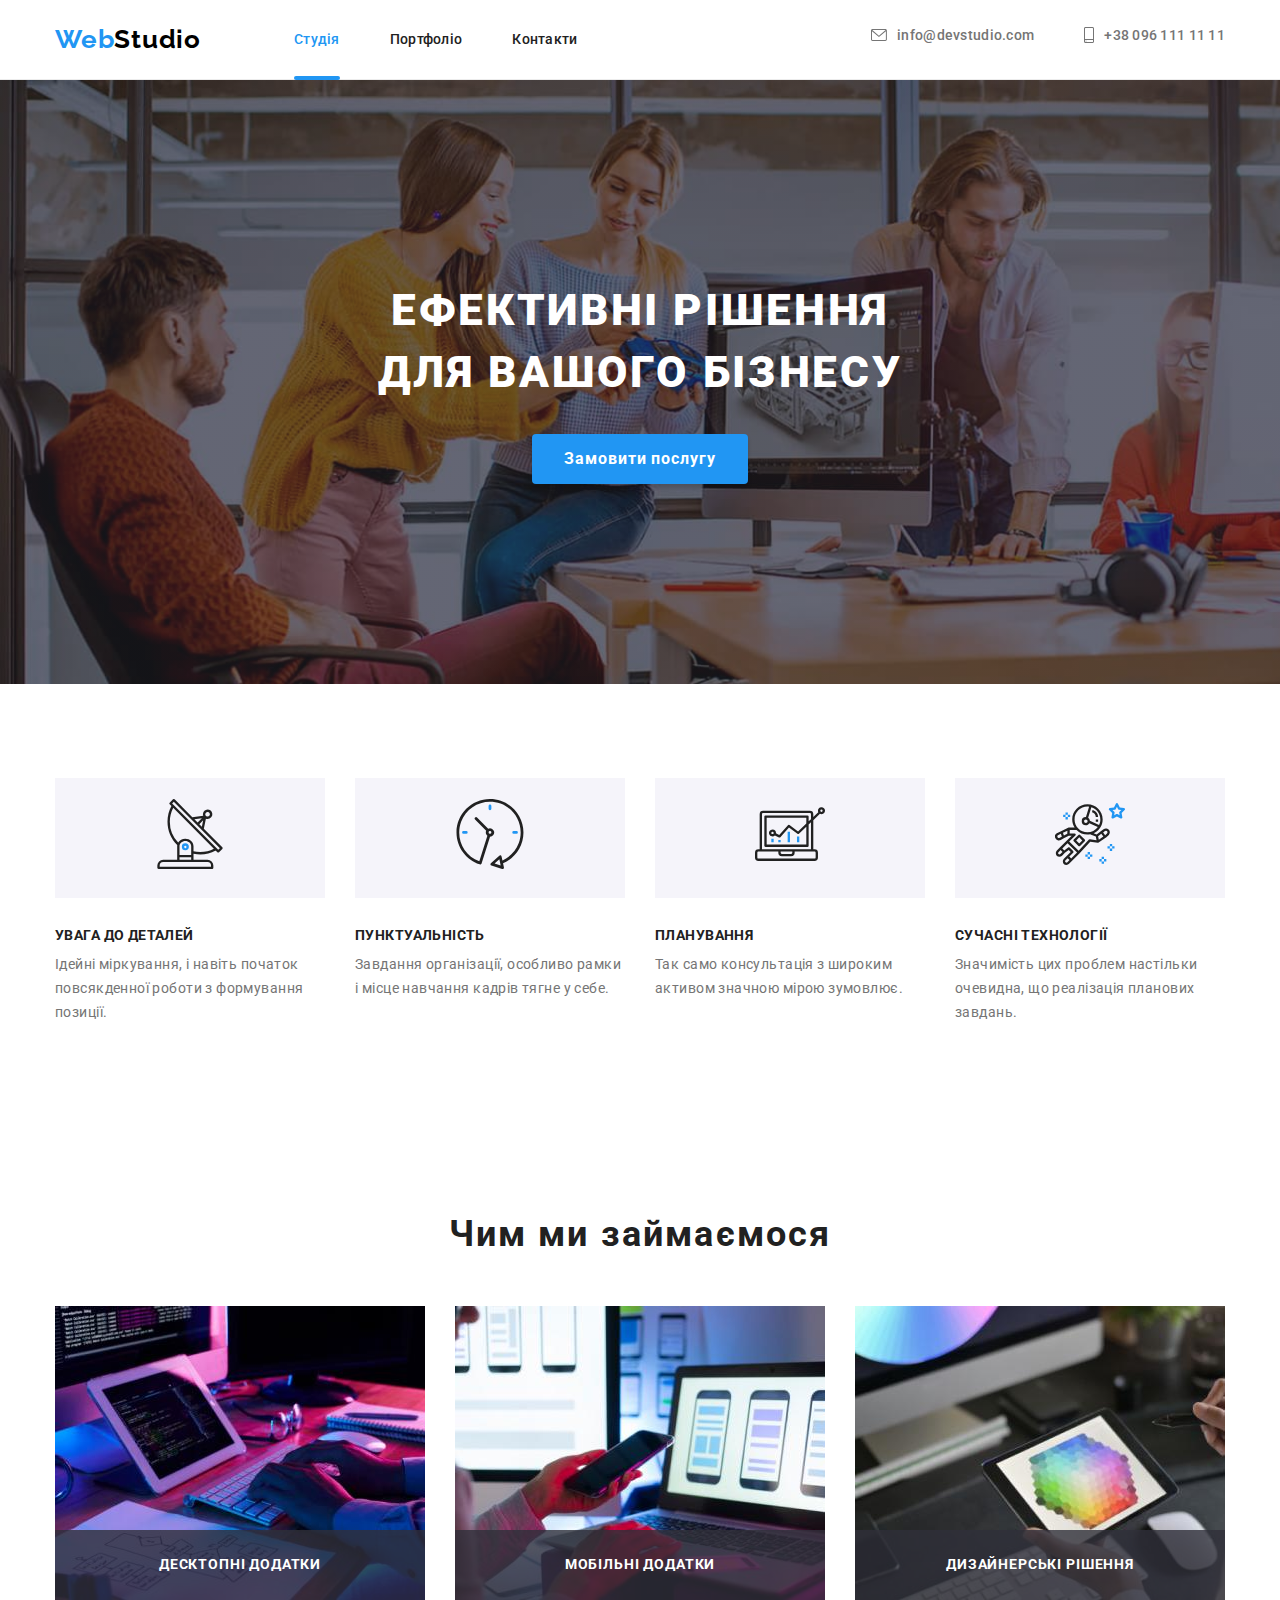
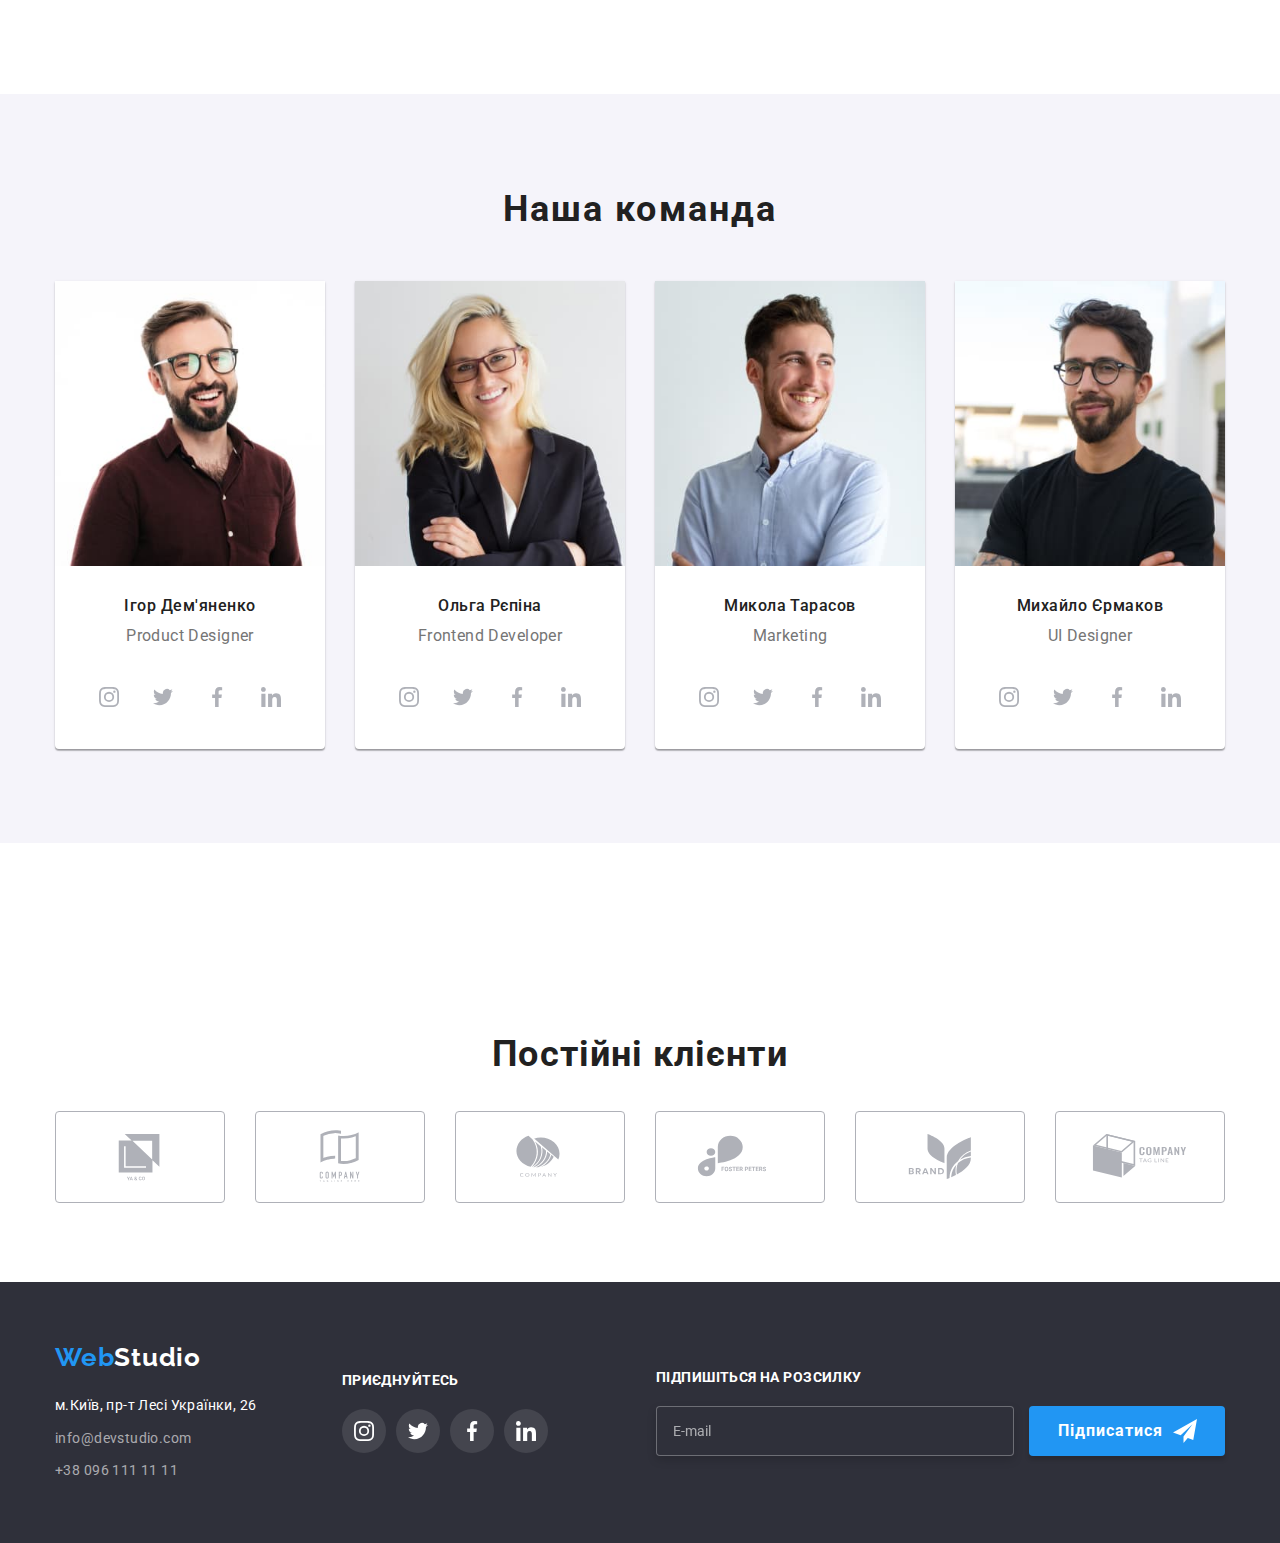
<file: index.html>
<!DOCTYPE html>
<html lang="uk">

<head>
  <title>Webstudio</title>
  <meta charset="UTF-8" />
  <meta http-equiv="X-UA-Compatible" content="IE=edge" />
  <meta name="viewport" content="width=device-width, initial-scale=1.0" />
  <link rel="preconnect" href="https://fonts.googleapis.com">
  <link rel="preconnect" href="https://fonts.gstatic.com" crossorigin>
  <link href="https://fonts.googleapis.com/css2?family=Raleway:wght@700&family=Roboto:wght@400;500;700;900&display=swap"
    rel="stylesheet" />
  <link rel="stylesheet" href="https://cdnjs.cloudflare.com/ajax/libs/modern-normalize/1.1.0/modern-normalize.min.css">
  <link rel="stylesheet" href="./css/main.min.css" />
</head>

<body>
  <header class="header">
    <div class="container rulles">
      <!--Nav menu-->
      <nav class="header-nav">
        <div class="mobile-header">
          <a href="./index.html" class="header-logo">Web<span class="header-color">Studio</span></a>

          <!--Mob Menu-->
          <button type="button" aria-expanded="false" aria-controls="mobile-menu"
            class="navigation-button js-open-menu">
            <svg class="mob-svg" viewBox="0 0 24 16" width="24" height="16">
              <use href="./img/header/mobile-menu.svg#menu">
                
              </use>
            </svg>
          </button>
        </div>

        <ul class="header-list-nav">
          <li class="header-item"><a href="./index.html" class="header-link current">Студія</a></li>
          <li class="header-item"><a href="./portfolio.html" class="header-link">Портфоліо</a></li>
          <li class="header-item"><a href="#" class="header-link">Контакти</a></li>
        </ul>
      </nav>

      <!-- Contacts-->

      <ul class="header-list">

        <li class="header-contact">

          <a href="mailto:info@devstudio.com" class="header-mal">info@devstudio.com
            <svg class="header-svg" viewBox="0 0 43 32" width="16" height="12">
              <use href="./img/sprite.svg#mail">
              </use>
            </svg>
          </a>
        </li>

        <li class="header-contact">
          <a href="tel:+380961111111" class="header-tel">+38 096 111 11 11
            <svg class="header-svg" viewBox="0 0 20 32" width="10" height="16">
              <use href="./img/sprite.svg#smartphone"></use>
            </svg>
          </a>
        </li>
    
      </ul>
    </div>
 
  </header>

  <main>
    <!--Main board-->
    <section class="main">

      <h1 class="main-title">Ефективні рішення <br>для вашого бізнесу</h1>
      <button type="button" class="main-button" data-modal-open><span>Замовити послугу</span></button>
    </section>

    <section class="adv">
      <!--Description-->
      <div class="container">
        <h2 hidden class="about-title">Наші переваги</h2>

        <ul class="adv-descr">
          <li class="adv-list">

            <div class="adv-our">
              <a href=""><svg viewBox="0 0 32 32" width="70">
                  <use href="./img/sprite.svg#antenna"></use>
                </svg></a>
            </div>

            <h3 class="adv-item">УВАГА ДО ДЕТАЛЕЙ</h3>
            <p class="hero-blind"> Ідейні міркування, і навіть початок повсякденної роботи з формування позиції.</p>
          </li>


          <li class="adv-list">
            <div class="adv-our">
              <a href=""><svg viewBox="0 0 32 32" width="70">
                  <use href="./img/sprite.svg#clock"></use>
                </svg></a>
            </div>
            <h3 class="adv-item">ПУНКТУАЛЬНІСТЬ</h3>
            <p class="hero-blind"> Завдання організації, особливо рамки і місце навчання кадрів тягне у себе.</p>
          </li>


          <li class="adv-list">
            <div class="adv-our">
              <a href=""><svg viewBox="0 0 32 32" width="70">
                  <use href="./img/sprite.svg#diagram"></use>
                </svg></a>
            </div>

            <h3 class="adv-item">ПЛАНУВАННЯ</h3>
            <p class="hero-blind">
              Так само консультація з широким активом значною мірою зумовлює.
            </p>
          </li>


          <li class="adv-list">
            <div class="adv-our">
              <a href=""><svg viewBox="0 0 32 32" width="70">
                  <use href="./img/sprite.svg#astronaut"></use>
                </svg></a>
            </div>
            <h3 class="adv-item">СУЧАСНІ ТЕХНОЛОГІЇ</h3>
            <p class="hero-blind">
              Значимість цих проблем настільки очевидна, що реалізація планових
              завдань.
            </p>
          </li>
        </ul>
      </div>
    </section>

    <!--Items photo-->

    <section class="whatwedo">
      <div class="container">
        <h2 class="whatwedo-hero">Чим ми займаємося</h2>
        <ul class="whatwedo-list">
          <!--Item 1-->
          <li class="whatwedo-item">
            <img class="whatwedo-photo" src="./img/items/img1.jpg" alt="набираємо текст" width="370" height="294" />
            <div class="whatwedo-box">
              <h3 class="whatwedo-title">
                Десктопні додатки
              </h3>
            </div>
          </li>
          <!--Item 2-->
          <li class="whatwedo-item">
            <img class="whatwedo-photo" src="./img/items/img2.jpg" alt="фотосесії" width="370" height="294" />
            <div class="whatwedo-box">
              <h3 class="whatwedo-title">
                Мобільні додатки
              </h3>
            </div>
          </li>
          <!--Item 3-->
          <li class="whatwedo-item">
            <img class="whatwedo-photo" src="./img/items/img3.jpg" alt="ремонтуємо техніку" width="370" height="294" />
            <div class="whatwedo-box">
              <h3 class="whatwedo-title">
                Дизайнерські рішення
              </h3>
            </div>
          </li>
        </ul>
      </div>
    </section>

    <!--Blue color workers-->

    <section class="team">
      <div class="container">
        <!--Portrait photo-->
        <h2 class="team-title">Наша команда</h2>
        <ul class="team-list">

          <!--Image 1-->
          <li class="team-item">
            <picture>
              <source srcset="
              ./img/portrait/468/468-ihor-1x.jpg,
              ./img/portrait/468/468-ihor-2x.jpg" media="(max-width:767px)" />
              <source srcset="
              ./img/portrait/720/720-ihor-1x.jpg,
              ./img/portrait/720/720-ihor-2x.jpg" media="(min-width:768px)" />
              <source srcset="./img/portrait/1200/1200-ihor-1x.jpg, ./img/portrait/1200/1200-ihor-2x.jpg"
                media="(min-width:1200px)" />
              <img class="team-photo" src="./img/portrait/1200/1200-ihor-1x.jpg" alt="Ігор Дем'яненко" />
            </picture>
            <div class="team-card">
              <h3 class="team-name">Ігор Дем'яненко</h3>
              <p lang="en" class="team-job">Product Designer</p>


              <ul class="team-contacts">
                <!--Social Img-->
                <li class="team-socials">
                  <a href="" class="team-link"><svg class="team-svg" viewBox="0 0 32 32" width="20">
                      <use href="./img/sprite.svg#instagram"></use>
                    </svg>
                  </a>
                </li>
                <li class="team-socials">
                  <a href="" class="team-link"><svg class="team-svg" viewBox="0 0 32 32" width="20">
                      <use href="./img/sprite.svg#twitter"></use>
                    </svg>
                  </a>
                </li>
                <li class="team-socials">
                  <a href="" class="team-link"><svg class="team-svg" viewBox="0 0 32 32" width="20">
                      <use href="./img/sprite.svg#facebook"></use>
                    </svg>
                  </a>
                </li>
                <li class="team-socials">

                  <a href="" class="team-link"><svg class="team-svg" viewBox="0 0 32 32" width="20">
                      <use href="./img/sprite.svg#linkedin"></use>
                    </svg>
                  </a>
                </li>
              </ul>
            </div>
          </li>

          <!--Image 2-->
          <li class="team-item">
            <picture>
              <source srcset="
              ./img/portrait/468/468-olha-1x.jpg,
              ./img/portrait/468/468-olha-2x.jpg" media="(max-width:767px)" />
              <source srcset="
              ./img/portrait/720/720-olha-1x.jpg,
              ./img/portrait/720/720-olha-2x.jpg" media="(min-width:768px)" />
              <source srcset="
               ./img/portrait/1200/1200-olha-1x.jpg,
              ./img/portrait/1200/1200-olha-2x.jpg" media="(min-width:1200px)" />

              <img class="team-photo" src="./img/portrait/1200/1200-olha-1x.jpg" alt="Ольга Рєпіна" />
            </picture>
            <div class="team-card">
              <h3 class="team-name">Ольга Рєпіна</h3>
              <p lang="en" class="team-job">Frontend Developer</p>


              <ul class="team-contacts">
                <!--Social Img-->
                <li class="team-socials">
                  <a href="" class="team-link"><svg class="team-svg" viewBox="0 0 32 32" width="20">
                      <use href="./img/sprite.svg#instagram"></use>
                    </svg>
                  </a>
                </li>
                <li class="team-socials">
                  <a href="" class="team-link"><svg class="team-svg" viewBox="0 0 32 32" width="20">
                      <use href="./img/sprite.svg#twitter"></use>
                    </svg>
                  </a>
                </li>
                <li class="team-socials">
                  <a href="" class="team-link"><svg class="team-svg" viewBox="0 0 32 32" width="20">
                      <use href="./img/sprite.svg#facebook"></use>
                    </svg>
                  </a>
                </li>
                <li class="team-socials">

                  <a href="" class="team-link"><svg class="team-svg" viewBox="0 0 32 32" width="20">
                      <use href="./img/sprite.svg#linkedin"></use>
                    </svg>
                  </a>
                </li>
              </ul>
            </div>
          </li>
          <!--Image 3-->
          <li class="team-item">
            <picture>
              <source srcset="
              ./img/portrait/468/468-mykola-1x.jpg,
              ./img/portrait/468/468-mykola-2x.jpg" media="(max-width:767px)" />
              <source srcset="
              ./img/portrait/720/720-mykola-1x.jpg,
              ./img/portrait/720/720-mykola-2x.jpg" media="(min-width:768px)" />
              <source srcset="
               ./img/portrait/1200/1200-mykola-1x.jpg,
              ./img/portrait/1200/1200-mykola-2x.jpg" media="(min-width:1200px)" />

              <img class="team-photo" src="./img/portrait/1200/1200-mykola-1x.jpg" alt="Микола Тарасов" />
            </picture>
            <div class="team-card">
              <h3 class="team-name">Микола Тарасов</h3>
              <p lang="en" class="team-job">Marketing</p>

              <ul class="team-contacts">
                <!--Social Img-->
                <li class="team-socials">
                  <a href="" class="team-link"><svg class="team-svg" viewBox="0 0 32 32" width="20">
                      <use href="./img/sprite.svg#instagram"></use>
                    </svg>
                  </a>
                </li>
                <li class="team-socials">
                  <a href="" class="team-link"><svg class="team-svg" viewBox="0 0 32 32" width="20">
                      <use href="./img/sprite.svg#twitter"></use>
                    </svg>
                  </a>
                </li>
                <li class="team-socials">
                  <a href="" class="team-link"><svg class="team-svg" viewBox="0 0 32 32" width="20">
                      <use href="./img/sprite.svg#facebook"></use>
                    </svg>
                  </a>
                </li>
                <li class="team-socials">

                  <a href="" class="team-link"><svg class="team-svg" viewBox="0 0 32 32" width="20">
                      <use href="./img/sprite.svg#linkedin"></use>
                    </svg>
                  </a>
                </li>
              </ul>
            </div>
          </li>

          <!--Image 4-->
          <li class="team-item">
            <picture>
              <source srcset="
              ./img/portrait/468/468-myhailo-1x.jpg,
              ./img/portrait/468/468-myhailo-2x.jpg" media="(max-width:767px)" />
              <source srcset="
              ./img/portrait/720/720-myhailo-1x.jpg,
              ./img/portrait/720/720-myhailo-2x.jpg" media="(min-width:768px)" />
              <source srcset="
               ./img/portrait/1200/1200-myhailo-1x.jpg,
              ./img/portrait/1200/1200-myhailo-2x.jpg" media="(min-width:1200px)" />

              <img class="team-photo" src="./img/portrait/1200/1200-myhailo-1x.jpg" alt="Михайло Єрмаков" />
            </picture>
            <div class="team-card">
              <h3 class="team-name">Михайло Єрмаков</h3>
              <p lang="en" class="team-job">UI Designer</p>

              <ul class="team-contacts">
                <!--Social Img-->
                <li class="team-socials">
                  <a href="" class="team-link"><svg class="team-svg" viewBox="0 0 32 32" width="20">
                      <use href="./img/sprite.svg#instagram"></use>
                    </svg>
                  </a>
                </li>
                <li class="team-socials">
                  <a href="" class="team-link"><svg class="team-svg" viewBox="0 0 32 32" width="20">
                      <use href="./img/sprite.svg#twitter"></use>
                    </svg>
                  </a>
                </li>
                <li class="team-socials">
                  <a href="" class="team-link"><svg class="team-svg" viewBox="0 0 32 32" width="20">
                      <use href="./img/sprite.svg#facebook"></use>
                    </svg>
                  </a>
                </li>

                <li class="team-socials">
                  <a href="" class="team-link"><svg class="team-svg" viewBox="0 0 32 32" width="20">
                      <use href="./img/sprite.svg#linkedin"></use>
                    </svg>
                  </a>
                </li>
              </ul>
            </div>
          </li>
        </ul>
      </div>
    </section>

    <!--Постійні клієнти-->
    <section class="company">
      <div class="container">
        <h2 class="company-title">Постійні клієнти</h2>
        <ul class="company-list">
          <li class="partners">
            <a class="company-link" href=""><svg class="company-svg" viewBox="0 0 57 32" width="106" hight="60">
                <use href="./img/sprite.svg#Logo"></use>
              </svg></a>
          </li>
          <li class="partners"><a class="company-link" href=""><svg class="company-svg" viewBox="0 0 57 32" width="106"
                height="60">
                <use href="./img/sprite.svg#Logo1"></use>
              </svg></a></li>
          <li class="partners"><a class="company-link" href=""><svg class="company-svg" viewBox="0 0 57 32" width="106"
                height="60">
                <use href="./img/sprite.svg#Logo2"></use>
              </svg></a></li>
          <li class="partners"><a class="company-link" href=""><svg class="company-svg" viewBox="0 0 57 32" width="106"
                height="60">
                <use href="./img/sprite.svg#Logo3"></use>
              </svg></a></li>
          <li class="partners"><a class="company-link" href=""><svg class="company-svg" viewBox="0 0 57 32" width="106"
                height="60">
                <use href="./img/sprite.svg#Logo4"></use>
              </svg></a></li>
          <li class="partners"><a class="company-link" href=""><svg class="company-svg" viewBox="0 0 57 32" width="106"
                height="60">
                <use href="./img/sprite.svg#Logo5"></use>
              </svg></a></li>
        </ul>
      </div>
    </section>


  </main>


  <!--Footer-->


  <footer class="footer">
    <div class="container join">
      <div class="footer-first">

        <a href="./index.html" class="footer-logo"> Web<span class="footer-color">Studio</span></a>
        <address class="footer-address">
          <ul class="footer-list">
            <li class="footer-item bot">
              <a href="https://goo.gl/maps/juvtHiytcNgh8N4bA" class="footer-link li" target="_blank"
                rel="noopener norefferer nofollow">м.Київ, пр-т Лесі Українки, 26</a>
            </li>
            <li class="footer-item bot">
              <a href="mailto:info@devstudio.com" class="footer-mal li">info@devstudio.com</a>
            </li>
            <li class="footer-item">
              <a href="tel:+380961111111" class="footer-tel">+38 096 111 11 11</a>
            </li>
          </ul>
        </address>
      </div>


      <!--Footer social links-->

      <div class="join-box">
        <p class="join-text">Приєднуйтесь</p>
        <ul class="join-list">
          <li class="join_item">
            <a href="" class="join-link"><svg class="svg-link-hero" viewBox="0 0 32 32" width="20">
                <use href="./img/sprite.svg#instagram"></use>
              </svg>
            </a>
          </li>
          <li class="join_item">
            <a href="" class="join-link"><svg class="svg-link-hero" viewBox="0 0 32 32" width="20">
                <use href="./img/sprite.svg#twitter"></use>
              </svg>
            </a>
          </li>
          <li class="join_item">
            <a href="" class="join-link"><svg class="svg-link-hero" viewBox="0 0 32 32" width="20">
                <use href="./img/sprite.svg#facebook"></use>
              </svg>
            </a>
          </li>
          <li class="join_item">
            <a href="" class="join-link"><svg class="svg-link-hero" viewBox="0 0 32 32" width="20">
                <use href="./img/sprite.svg#linkedin"></use>
              </svg>
            </a>
          </li>
        </ul>
      </div>

      <form class="sub">
        <p class="sub-text"> Підпишіться на розсилку</p>
        <label for="mail">
          <input class="sub-input" type="email" placeholder="E-mail" id="mail">
        </label>
        <button type="button" class="telega-btn">
          <p class="text-telega">Підписатися</p>
          <svg class="telega" width="24" height="24">
            <use href="./img/telegram.svg#telegram"></use>
          </svg>
        </button>
      </form>

    </div>
  </footer>

  <!--Modal window Start-->
  <div class="backdrop is-hidden" data-modal>

    <div class="modal">
      <button type="button" class="modal-close" data-modal-close>
        <a class="close-btn-link" href="">
          <svg class="modal-x" viewBox="0 0 32 32" width="18" height="18">
            <use href="./img/symbol-X.svg#icon-X"></use>
          </svg>
        </a>
      </button>

      <h3 class="modal-article">Залиште свої дані, ми вам передзвонимо</h3>
      <div class="input-collect">
        <label class="modal-label">
          Ім'я
          <input type="name" class="modal-input" required>
          <svg class="modal-icon" width="12px" height="12px">
            <use href="./img/sprite2.svg#icon-ihuman">
            </use>
          </svg>
        </label>
      </div>


      <div class="input-collect">
        <label class="modal-label">
          Телефон
          <input type="tel" class="modal-input" required>
          <svg width="13px" height="13px" class="modal-icon">
            <use href="./img/sprite2.svg#iphone">
            </use>
          </svg>
        </label>
      </div>



      <div class="input-collect">
        <label class="modal-label">
          Пошта
          <input type="email" class="modal-input" required>
          <svg class="modal-icon" width="15px" height="12px">
            <use href="./img/sprite2.svg#imail">
            </use>
          </svg>
        </label>
      </div>


      <label class="modal-label">
        Коментар<textarea class="modal-textarea" placeholder="Введіть текст" name="user-message"></textarea>
      </label>


      <!--Checkbox-->
      <div class="accept">
        <label class="modal-checkbox">
          <input type="checkbox" id="accept" name="accept" class="visualy-hidden" required>
          <div class="checkbox">
            <svg width="11px" height="8px" class="checkbox-svg">
              <use href="./img/itick.svg#itick">
              </use>
            </svg>
          </div>
          <p class="terms-link">Погоджуюся з розсилкою та приймаю <a href="#">Умови договору</a></p>
        </label>
      </div>

      <!--Button-->
      <button class="modal-btn">Відправити</button>
    </div>
  </div>

  <!--Modal Window End-->

  <!--Mobile-->

  <div class="menu-container js-menu-container" id="mobile-menu">
    <button class="menu-container-button js-close-menu">
      <svg width="19px" height="19px">
        <use href="./img/header/mobile-menu.svg#mobileX"></use>
      </svg>
    </button>
    <div class="mobile">
      <ul class="mobile-list">
        <li class="mobile-item">
          <a href="./index.html" class="mobile-link current">Студія</a>
        </li>
        <li class="mobile-item">
          <a href="./portfolio.html" class="mobile-link">Портфоліо</a>
        </li>
        <li class="mobile-item">
          <a href="#" class="mobile-link">Контакти</a>
        </li>
      </ul>


      <ul class="mobile-sheets">
        <li class="mobile-contact">
          <a href="tel:+380961111111" target="_blank" rel="noopener noreferrer nofollow" class="mobile-link-social">
            +38 096 111 11 11</a>
        </li>
        <li class="mobile-contact">
          <a href="mailto:info@devstudio.com" target="_blank" rel="noopener noreferrer nofollow"
            class="mobile-link-social mail">
            info@devstudio.com</a>
        </li>
      </ul>

      <ul class="mobile-social">
        <li class="mobile-tags">
          <a href="" class="mobile-goods" rel="noopener noreferrer nofollow">Instagram</a>
          <span class="mobile-border"></span>
        </li>
        <li class="mobile-tags">
          <a href="" class="mobile-goods" rel="noopener noreferrer nofollow">Twitter</a>
          <span class="mobile-border"></span>
        </li>
        <li class="mobile-tags">
          <a href="" class="mobile-goods" rel="noopener noreferrer nofollow">Facebook</a>
          <span class="mobile-border"></span>
        </li>
        <li class="mobile-tags">
          <a href="" class="mobile-goods" rel="noopener noreferrer nofollow">LinkedIn</a>
        </li>
      </ul>
    </div>
  </div>

  <!-- JS Scripts -->
  <script src="./js/mobile-menu.js"></script>
  <script src="./js/modal.js"></script>

</body>

</html>
</file>
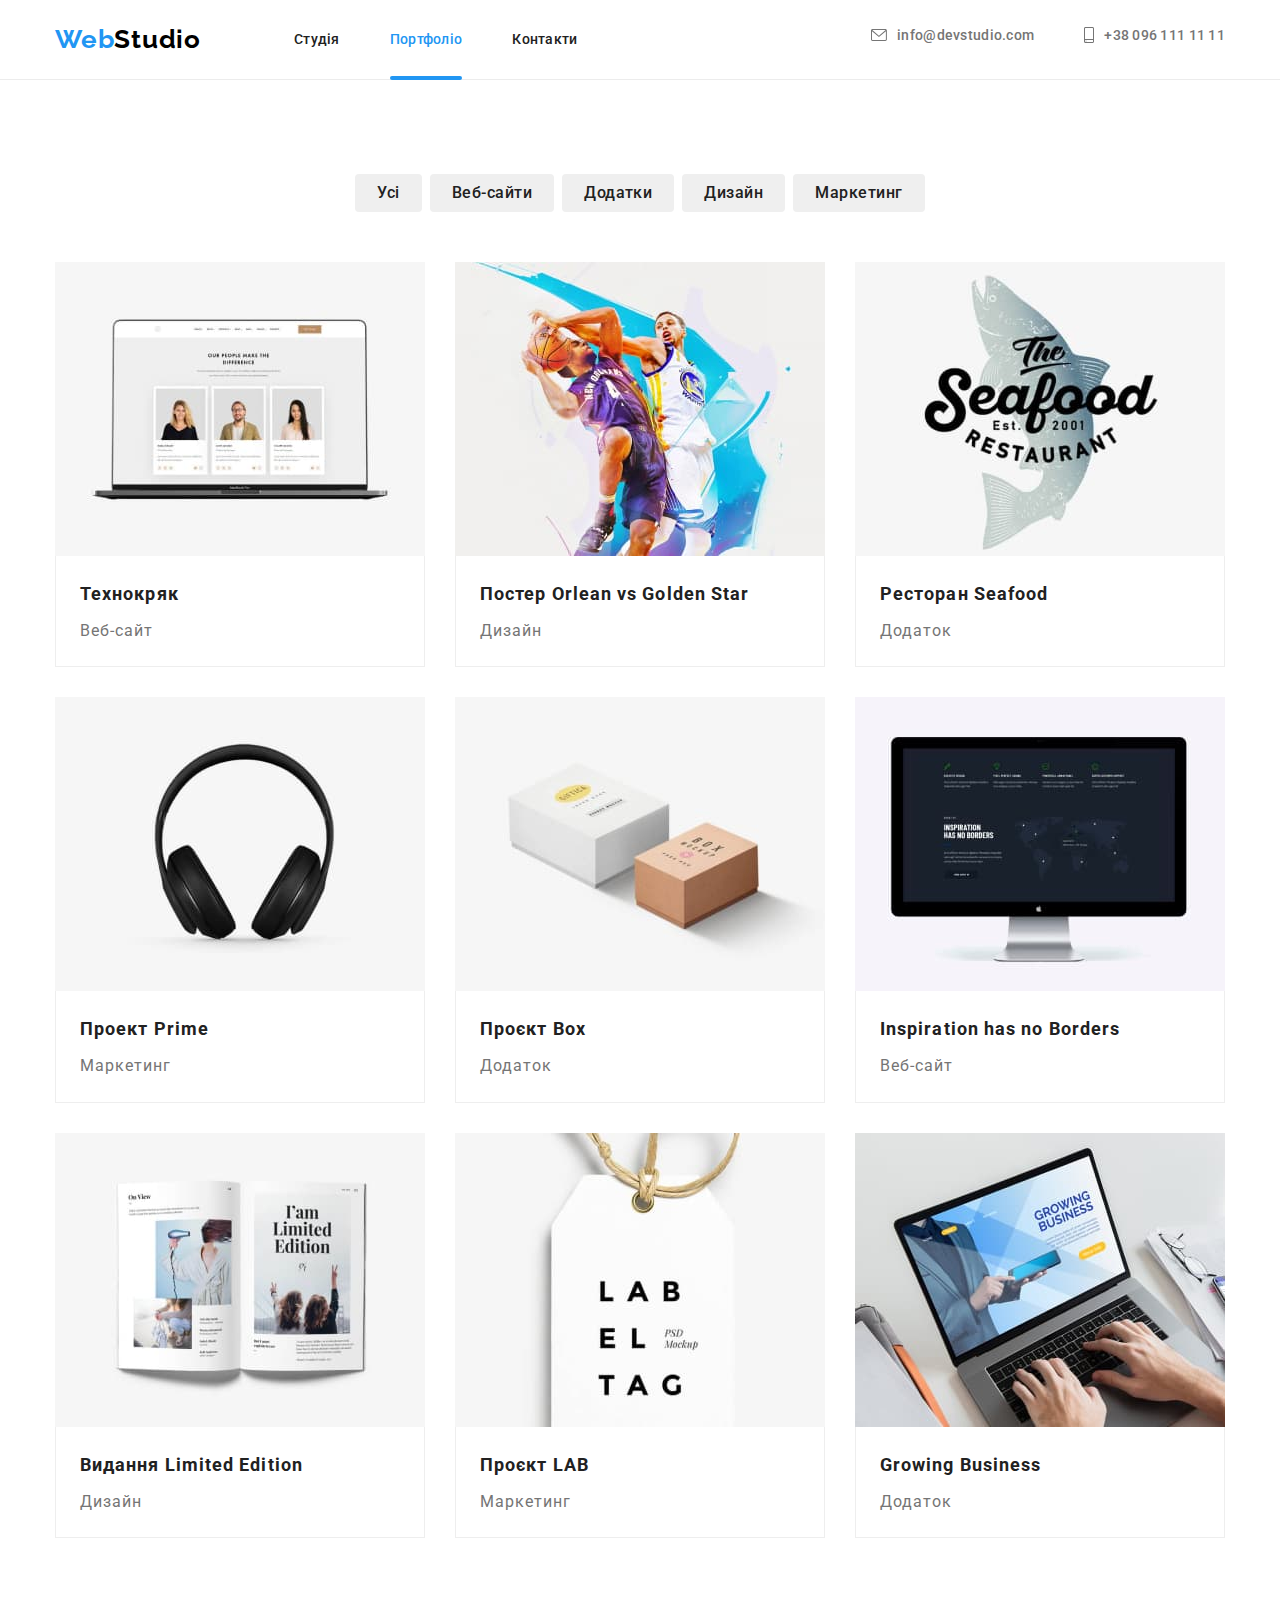
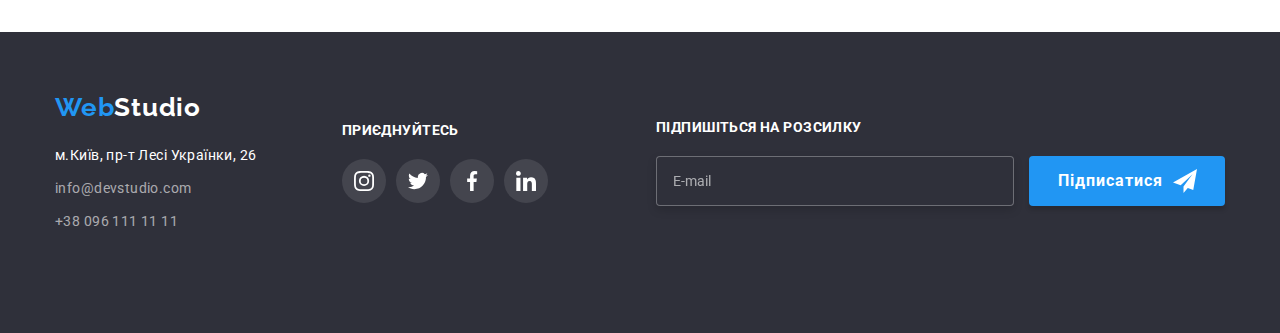
<file: portfolio.html>
<!DOCTYPE html>
<html lang="uk">

<head>
  <title>Portfolio</title>
  <meta charset="UTF-8" />
  <meta http-equiv="X-UA-Compatible" content="IE=edge" />
  <meta name="viewport" content="width=device-width, initial-scale=1.0" />
  <link rel="preconnect" href="https://fonts.googleapis.com" />
  <link rel="preconnect" href="https://fonts.gstatic.com" crossorigin />
  <link href="https://fonts.googleapis.com/css2?family=Raleway:wght@700&family=Roboto:wght@400;500;700;900&display=swap"
    rel="stylesheet" />
  <link rel="stylesheet"
    href="https://cdnjs.cloudflare.com/ajax/libs/modern-normalize/1.1.0/modern-normalize.min.css" />
  <link rel="stylesheet" href="./css/main.css" />
</head>

<body>

  <header class="header">
    <div class="container rulles">
      <!--Nav menu-->
      <nav class="header-nav">
        <div class="mobile-header">
          <a href="./index.html" class="header-logo">Web<span class="header-color">Studio</span></a>
          <!--Mob Menu-->
          <button type="button" aria-expanded="false" aria-controls="mobile-menu"
            class="navigation-button js-open-menu">
            <svg class="mob-svg" viewBox="0 0 24 16" width="24" height="16">
              <use href="./img/header/mobile-menu.svg#menu">
              </use>
            </svg>
          </button>
        </div>

        <ul class="header-list-nav">
          <li class="header-item"><a href="./index.html" class="header-link">Студія</a></li>
          <li class="header-item"><a href="./portfolio.html" class="header-link current">Портфоліо</a></li>
          <li class="header-item"><a href="#" class="header-link">Контакти</a></li>
        </ul>
      </nav>
      <!-- Contacts-->

      <ul class="header-list">

        <li class="header-contact">

          <a href="mailto:info@devstudio.com" class="header-mal">info@devstudio.com
            <svg class="header-svg" viewBox="0 0 43 32" width="16" height="12">
              <use href="./img/sprite.svg#mail"></use>
            </svg>
          </a>
        </li>
        <li class="header-contact">
          <a href="tel:+380961111111" class="header-tel">+38 096 111 11 11
            <svg class="header-svg" viewBox="0 0 20 32" width="10" height="16">
              <use href="./img/sprite.svg#smartphone"></use>
            </svg>
          </a>
        </li>
      </ul>
    </div>
  </header>

  <!--Main-->
  <main>
    <section class="portfolio">
      <div class="container">
        <h1 hidden>Приклади</h1>

        <ul class="buttonp-group">
          <li class="buttonp">
            <button id="btnall" type="button" class="buttonp-main" >Усі</button>
          </li>
          <li class="buttonp">
            <button id="btnsite" type="button" class="buttonp-main">Веб-сайти</button>
          </li>
          <li class="buttonp">
            <button id="btnapps" type="button" class="buttonp-main" >Додатки</button>
          </li>
          <li class="buttonp">
            <button id="btndesign" type="button" class="buttonp-main" >Дизайн</button>
          </li>
          <li class="buttonp">
            <button id="btnmarketing" type="button" class="buttonp-main" >Маркетинг</button>
          </li>
        </ul>

        <!--Images Main section -->

        <ul class="portfolio-first">
          <!--Image 1-->

          <li id="webcat1" class="portfolio-content web">
            <a href="./index.html" class="portfolio-link">
              <div class="overlay_gal">
                <picture>
                  <source srcset="./img/portfolio/450px-mobile/img.jpg" media="(max-width:767px)" />
                  <source srcset="./img/portfolio/354px-tablet/img.jpg" media="(max-width:1199px)" />
                  <img class="portfolio-photo" src="./img/portfolio/img1.jpg" alt="робимо верстку сайтів" />
                </picture>
                <p class="overlay_text">
                  Ресурс пропонує комплексні пропозиції з різним рівнем
                  функціоналу та сервісів. Все це дозволить відвідувачу
                  отримати вичерпні відомості про компанію чи приватну особу.
                </p>
              </div>
              <div class="portfolio-border">
                <h2 class="portfolio-item">Технокряк</h2>
                <p class="portfolio-cat">Веб-сайт</p>
              </div>
            </a>
          </li>

          <!--Image 2-->
          <li id="designcat1" class="portfolio-content design">
            <a href="./index.html" class="portfolio-link">
              <div class="overlay_gal">
                <picture>
                  <source srcset="./img/portfolio/450px-mobile/img1.jpg" media="(max-width:767px)" />
                  <source srcset="./img/portfolio/354px-tablet/img1.jpg" media="(max-width:1199px)" />
                  <img class="portfolio-photo" src="./img/portfolio/img2.jpg" alt="Малюнки" />
                </picture>
                <p class="overlay_text">
                  Lorem ipsum dolor sit, amet consectetur adipisicing elit.
                  Accusamus, magnam reprehenderit possimus impedit voluptates
                  cum nobis, laborum quis temporibus vitae, quo quaerat in
                  cumque tempora ipsa? Eos eligendi veritatis dolorum.
                </p>
              </div>
              <div class="portfolio-border">
                <h2 class="portfolio-item">
                  Постер <span lang="en">Orlean vs Golden Star</span>
                </h2>
                <p class="portfolio-cat">Дизайн</p>
              </div>
            </a>
          </li>

          <!--Image 3-->

          <li id="appcat1" class="portfolio-content app">
            <a href="./index.html" class="portfolio-link">
              <div class="overlay_gal">
                <picture>
                  <source srcset="./img/portfolio/450px-mobile/img2.jpg" media="(max-width:767px)" />
                  <source srcset="./img/portfolio/354px-tablet/img2.jpg" media="(max-width:1199px)" />
                  <img class="portfolio-photo" src="./img/portfolio/img3.jpg" alt="додаток" />
                </picture>

                <p class="overlay_text">
                  Lorem ipsum dolor sit, amet consectetur adipisicing elit.
                  Accusamus, magnam reprehenderit possimus impedit voluptates
                  cum nobis, laborum quis temporibus vitae, quo quaerat in
                  cumque tempora ipsa? Eos eligendi veritatis dolorum.
                </p>
              </div>

              <div class="portfolio-border">
                <h2 class="portfolio-item">
                  Ресторан <span lang="en">Seafood</span>
                </h2>
                <p class="portfolio-cat">Додаток</p>
              </div>
            </a>
          </li>

          <!--Image 4-->

          <li id="marketcat1" class="portfolio-content market">
            <a href="./index.html" class="portfolio-link">
              <div class="overlay_gal">
                <picture>
                  <source srcset="./img/portfolio/450px-mobile/img3.jpg" media="(max-width:767px)" />
                  <source srcset="./img/portfolio/354px-tablet/img3.jpg" media="(max-width:1199px)" />
                  <img class="portfolio-photo" src="./img/portfolio/img4.jpg" alt="просування" />
                </picture>

                <p class="overlay_text">
                  Lorem ipsum dolor sit, amet consectetur adipisicing elit.
                  Accusamus, magnam reprehenderit possimus impedit voluptates
                  cum nobis, laborum quis temporibus vitae, quo quaerat in
                  cumque tempora ipsa? Eos eligendi veritatis dolorum.
                </p>
              </div>
              <div class="portfolio-border">
                <h2 class="portfolio-item">
                  Проект <span lang="en">Prime</span>
                </h2>
                <p class="portfolio-cat">Маркетинг</p>
              </div>
            </a>
          </li>

          <!--Image 5-->
          <li id="appcat2" class="portfolio-content app">
            <a href="./index.html" class="portfolio-link">
              <div class="overlay_gal">
                <picture>
                  <source srcset="./img/portfolio/450px-mobile/img4.jpg" media="(max-width:767px)" />
                  <source srcset="./img/portfolio/354px-tablet/img4.jpg" media="(max-width:1199px)" />
                  <img class="portfolio-photo" src="./img/portfolio/img5.jpg" alt="Маркетинг" />
                </picture>

                <p class="overlay_text">
                  Lorem ipsum dolor sit, amet consectetur adipisicing elit.
                  Accusamus, magnam reprehenderit possimus impedit voluptates
                  cum nobis, laborum quis temporibus vitae, quo quaerat in
                  cumque tempora ipsa? Eos eligendi veritatis dolorum.
                </p>
              </div>
              <div class="portfolio-border">
                <h2 class="portfolio-item">Проєкт <span lang="en>">Box</span></h2>
                <p class="portfolio-cat">Додаток</p>
              </div>
            </a>
          </li>

          <!--Image 6-->
          <li id="webcat2" class="portfolio-content web">
            <a href="./index.html" class="portfolio-link">
              <div class="overlay_gal">
                <picture>
                  <source srcset="./img/portfolio/450px-mobile/img5.jpg" media="(max-width:767px)" />
                  <source srcset="./img/portfolio/354px-tablet/img5.jpg" media="(max-width:1199px)" />
                  <img class="portfolio-photo" src="./img/portfolio/img6.jpg" alt="Сайт" />
                </picture>

                <p class="overlay_text">
                  Lorem ipsum dolor sit, amet consectetur adipisicing elit.
                  Accusamus, magnam reprehenderit possimus impedit voluptates
                  cum nobis, laborum quis temporibus vitae, quo quaerat in
                  cumque tempora ipsa? Eos eligendi veritatis dolorum.
                </p>
              </div>

              <div class="portfolio-border">
                <h2 class="portfolio-item">
                  Inspiration has no Borders
                </h2>
                <p class="portfolio-cat">Веб-сайт</p>
              </div>
            </a>
          </li>

          <!--Image 7-->
          <li id="designcat2" class="portfolio-content design">
            <a href="./index.html" class="portfolio-link">
              <div class="overlay_gal">
                <picture>
                  <source srcset="./img/portfolio/450px-mobile/img6.jpg" media="(max-width:767px)" />
                  <source srcset="./img/portfolio/354px-tablet/img6.jpg" media="(max-width:1199px)" />
                  <img class="portfolio-photo" src="./img/portfolio/img7.jpg" alt="Книга" />
                </picture>

                <p class="overlay_text">
                  Lorem ipsum dolor sit, amet consectetur adipisicing elit.
                  Accusamus, magnam reprehenderit possimus impedit voluptates
                  cum nobis, laborum quis temporibus vitae, quo quaerat in
                  cumque tempora ipsa? Eos eligendi veritatis dolorum.
                </p>
              </div>
              <div class="portfolio-border">
                <h2 class="portfolio-item">
                  Видання <span lang="en">Limited Edition</span>
                </h2>
                <p class="portfolio-cat">Дизайн</p>
              </div>
            </a>
          </li>

          <!--Image 8-->
          <li id="marketcat2" class="portfolio-content market">
            <a href="./index.html" class="portfolio-link">
              <div class="overlay_gal">
                <picture>
                  <source srcset="./img/portfolio/450px-mobile/img7.jpg" media="(max-width:767px)" />
                  <source srcset="./img/portfolio/354px-tablet/img7.jpg" media="(max-width:1199px)" />
                  <img class="portfolio-photo" src="./img/portfolio/img8.jpg" alt="Проєкт" />
                </picture>

                <p class="overlay_text">
                  Lorem ipsum dolor sit, amet consectetur adipisicing elit.
                  Accusamus, magnam reprehenderit possimus impedit voluptates
                  cum nobis, laborum quis temporibus vitae, quo quaerat in
                  cumque tempora ipsa? Eos eligendi veritatis dolorum.
                </p>
              </div>

              <div class="portfolio-border">
                <h2 class="portfolio-item">Проєкт <span lang="en">LAB</span></h2>
                <p class="portfolio-cat">Маркетинг</p>
              </div>
            </a>
          </li>

          <!--Image 9-->
          <li id="appcat3" class="portfolio-content app">
            <a href="./index.html" class="portfolio-link">
              <div class="overlay_gal">
                <picture>
                  <source srcset="./img/portfolio/450px-mobile/img8.jpg" media="(max-width:767px)" />
                  <source srcset="./img/portfolio/354px-tablet/img8.jpg" media="(max-width:1199px)" />
                  <img class="portfolio-photo" src="./img/portfolio/img9.jpg" alt="додаток" />
                </picture>

                <p class="overlay_text">
                  Lorem ipsum dolor sit, amet consectetur adipisicing elit.
                  Accusamus, magnam reprehenderit possimus impedit voluptates
                  cum nobis, laborum quis temporibus vitae, quo quaerat in
                  cumque tempora ipsa? Eos eligendi veritatis dolorum.
                </p>
              </div>
              <div class="portfolio-border">
                <h2 class="portfolio-item">Growing Business</h2>
                <p class="portfolio-cat">Додаток</p>
              </div>
            </a>
          </li>
        </ul>
      </div>
    </section>
  </main>

  <!--Footer-->


  <footer class="footer">
    <div class="container join">
      <div class="footer-first">

        <a href="./index.html" class="footer-logo"> Web<span class="footer-color">Studio</span></a>
        <address class="footer-address">
          <ul class="footer-list">
            <li class="footer-item bot">
              <a href="https://goo.gl/maps/juvtHiytcNgh8N4bA" class="footer-link li" target="_blank"
                rel="noopener norefferer nofollow">м.Київ, пр-т Лесі Українки, 26</a>
            </li>
            <li class="footer-item bot">
              <a href="mailto:info@devstudio.com" class="footer-mal li">info@devstudio.com</a>
            </li>
            <li class="footer-item">
              <a href="tel:+380961111111" class="footer-tel">+38 096 111 11 11</a>
            </li>
          </ul>
        </address>
      </div>


      <!--Footer social links-->

      <div class="join-box">
        <p class="join-text">Приєднуйтесь</p>
        <ul class="join-list">
          <li class="join_item">
            <a href="" class="join-link"><svg class="svg-link-hero" viewBox="0 0 32 32" width="20">
                <use href="./img/sprite.svg#instagram"></use>
              </svg>
            </a>
          </li>
          <li class="join_item">
            <a href="" class="join-link"><svg class="svg-link-hero" viewBox="0 0 32 32" width="20">
                <use href="./img/sprite.svg#twitter"></use>
              </svg>
            </a>
          </li>
          <li class="join_item">
            <a href="" class="join-link"><svg class="svg-link-hero" viewBox="0 0 32 32" width="20">
                <use href="./img/sprite.svg#facebook"></use>
              </svg>
            </a>
          </li>
          <li class="join_item">
            <a href="" class="join-link"><svg class="svg-link-hero" viewBox="0 0 32 32" width="20">
                <use href="./img/sprite.svg#linkedin"></use>
              </svg>
            </a>
          </li>
        </ul>
      </div>

      <form class="sub">

        <p class="sub-text"> Підпишіться на розсилку</p>

        <label for="mail">
          <input class="sub-input" type="email" placeholder="E-mail" id="mail">
        </label>

        <button class="telega-btn">

          <p class="text-telega">Підписатися</p>

          <svg class="telega" width="24" height="24">
            <use href="./img/telegram.svg#telegram"></use>
          </svg>
        </button>
      </form>
    </div>
    <div id="google_translate_element" style="display: flex; justify-content: center; margin-top: 40px;"></div>
  </footer>

  <!--Mobile-->
  <div class="menu-container js-menu-container" id="mobile-menu">
    <button class="menu-container-button js-close-menu">
      <svg width="19px" height="19px">
        <use href="./img/header/mobile-menu.svg#mobileX"></use>
      </svg>
    </button>
    <div class="mobile">
      <ul class="mobile-list">
        <li class="mobile-item">
          <a href="./index.html" class="mobile-link">Студія</a>
        </li>
        <li class="mobile-item">
          <a href="./portfolio.html" class="mobile-link current">Портфоліо</a>
        </li>
        <li class="mobile-item">
          <a href="#" class="mobile-link">Контакти</a>
        </li>
      </ul>


      <ul class="mobile-sheets">
        <li class="mobile-contact">
          <a href="tel:+380961111111" target="_blank" rel="noopener noreferrer nofollow" class="mobile-link-social">
            +38 096 111 11 11</a>
        </li>
        <li class="mobile-contact">
          <a href="mailto:info@devstudio.com" target="_blank" rel="noopener noreferrer nofollow"
            class="mobile-link-social mail">
            info@devstudio.com</a>
        </li>
      </ul>

      <ul class="mobile-social">
        <li class="mobile-tags">
          <a href="" class="mobile-goods" rel="noopener noreferrer nofollow">Instagram</a>
          <span class="mobile-border"></span>
        </li>
        <li class="mobile-tags">
          <a href="" class="mobile-goods" rel="noopener noreferrer nofollow">Twitter</a>
          <span class="mobile-border"></span>
        </li>
        <li class="mobile-tags">
          <a href="" class="mobile-goods" rel="noopener noreferrer nofollow">Facebook</a>
          <span class="mobile-border"></span>
        </li>
        <li class="mobile-tags">
          <a href="" class="mobile-goods" rel="noopener noreferrer nofollow">LinkedIn</a>
        </li>
      </ul>

    </div>
  </div>
<!-- JS Sripts -->
 
  <script src="./js/mobile-menu.js"></script>
  <script src="./js/hider.js"></script>

</body>

</html>
</file>
<file: css/main.css>
:root {
  --primary-color: #2196f3;
  --simple-color: #000000;
  --secondary-color: #757575;
  --mainsection-color: #2f303a;
  --item-color: #212121;
  --background-color: #2f303a;
  --whole-white-color: #ffffff;
  --fotter-color: rgba(255, 255, 255, 0.6);
  --hero-bck-color: #f5f4fa;
  --focus-color: #188ce8;
  --solid: #ececec;
  --border-link: #eeeeee;
}

body {
  font-size: 14px;
  font-weight: 400;
  line-height: 1.7;
  letter-spacing: 0.03em;
  font-family: "Roboto", sans-serif;
  color: var(--secondary-color);
  background-color: var(--whole-white-color);
}

img {
  display: block;
}

h1,
h2,
h3,
h4,
h5,
h6,
p,
ul {
  margin: 0;
  padding: 0;
}

.container {
  padding: 15px;
  margin-left: auto;
  margin-right: auto;
}

@media screen and (min-width: 768px) {
  .container {
    justify-content: center;
    padding: 0 15px;
  }
}
@media screen and (min-width: 1200px) {
  .container {
    max-width: 1200px;
    padding-left: 15px;
    padding-right: 15px;
    margin-left: auto;
    margin-right: auto;
  }
}
@media screen and (min-width: 768px) {
  .container.rulles {
    display: flex;
    align-items: center;
  }
}
.current {
  color: var(--primary-color);
  position: relative;
}

@media screen and (min-width: 768px) {
  .current::after {
    content: "";
    position: absolute;
    left: 0;
    bottom: -1px;
    width: 100%;
    height: 4px;
    border-radius: 2px;
    background-color: var(--primary-color);
  }
}
.header-link.current {
  color: var(--primary-color);
}

.header {
  border-bottom: 1px solid var(--solid);
}
.header-logo {
  font-size: 26px;
  font-weight: 700;
  line-height: 1.2;
  letter-spacing: 0.03em;
  color: var(--primary-color);
  font-family: "Raleway", sans-serif;
  text-decoration: none;
}
.header-item {
  font-size: 14px;
  font-weight: 500;
  line-height: 1.1;
  letter-spacing: 0.03em;
}
.header-list-nav {
  display: flex;
  gap: 50px;
  list-style-type: none;
}
.header-color {
  font-size: 26px;
  font-weight: 700;
  line-height: 1.192;
  letter-spacing: 0.03em;
  color: var(--simple-color);
  font-family: "Raleway", sans-serif;
  text-decoration: none;
}
.header-link {
  font-size: 14px;
  font-weight: 500;
  line-height: 1.1;
  letter-spacing: 0.02em;
  display: block;
  padding: 32px 0;
  color: var(--item-color);
  text-decoration: none;
  transition: background-color 250ms cubic-bezier(0.4, 0, 0.2, 1), color 250ms cubic-bezier(0.4, 0, 0.2, 1);
}
.header-tel {
  font-size: 14px;
  font-weight: 500;
  line-height: 1.142;
  letter-spacing: 0.02em;
  color: var(--secondary-color);
  text-decoration: none;
  display: flex;
  flex-direction: row-reverse;
  gap: 10px;
  transition: background-color 250ms cubic-bezier(0.4, 0, 0.2, 1), color 250ms cubic-bezier(0.4, 0, 0.2, 1);
}
@media screen and (min-width: 1200px) {
  .header .header-mal {
    font-size: 14px;
    font-weight: 500;
    line-height: 1.142;
    letter-spacing: 0.02em;
    color: var(--secondary-color);
    text-decoration: none;
    align-items: center;
    display: flex;
    flex-direction: row-reverse;
    gap: 10px;
    transition: background-color 250ms cubic-bezier(0.4, 0, 0.2, 1), color 250ms cubic-bezier(0.4, 0, 0.2, 1);
  }
}
.header-svg {
  fill: currentColor;
}
.header-link:hover {
  color: var(--primary-color);
}
.header-mal:hover {
  color: var(--primary-color);
}
.header-tel:hover {
  color: var(--primary-color);
}
.header-link:focus {
  color: var(--focus-color);
}
.header-mal:focus {
  color: var(--focus-color);
}
.header-tel:focus {
  color: var(--focus-color);
}

@media screen and (min-width: 768px) {
  .header-nav {
    display: flex;
    align-items: center;
  }
}
@media screen and (min-width: 768px) {
  .header-logo {
    margin-right: 88px;
  }
}
@media screen and (min-width: 1200px) {
  .header-logo {
    margin-right: 93px;
  }
}
@media screen and (min-width: 100px) {
  .header-list {
    display: none;
  }
}
@media screen and (min-width: 768px) {
  .header-list {
    list-style: none;
    display: flex;
    flex-direction: column;
    align-items: flex-start;
    margin-left: 90px;
  }
}
@media screen and (min-width: 1200px) {
  .header-list {
    display: flex;
    gap: 50px;
    list-style: none;
    margin-left: auto;
    flex-direction: row;
    align-items: stretch;
  }
}
@media screen and (max-width: 767px) {
  .header-list-nav {
    display: none;
  }
}
@media screen and (min-width: 768px) {
  .header-mal {
    margin-bottom: 10px;
    font-size: 14px;
    font-weight: 500;
    line-height: 1.142;
    letter-spacing: 0.02em;
    color: var(--secondary-color);
    text-decoration: none;
    display: flex;
    flex-direction: row-reverse;
    gap: 10px;
    transition: background-color 250ms cubic-bezier(0.4, 0, 0.2, 1), color 250ms cubic-bezier(0.4, 0, 0.2, 1);
  }
}
@media screen and (min-width: 768px) {
  .mob-svg {
    display: none;
  }
}
.mob-svg:hover {
  fill: var(--focus-color);
}

.mobile-header {
  display: flex;
  justify-content: space-between;
}

@media screen and (max-width: 767px) {
  .header-list-nav,
  .header-list {
    display: none;
  }
}
.menu-container {
  position: fixed;
  top: 0;
  left: 0;
  width: 100%;
  height: 100%;
  padding: 48px 40px;
  background-color: var(--primary-white-color);
  z-index: 999;
  transform: translateX(101%);
  transition: transform 250ms cubic-bezier(0.4, 0, 0.2, 1);
}

.menu-container.is-open {
  transform: translateX(0);
}

.navigation-button {
  padding-right: 0;
  background-color: transparent;
  cursor: pointer;
  border: none;
  outline: none;
}

@media (min-width: 768px) {
  .navigation-button {
    display: none;
  }
}
.navigation-button:hover,
.navigation-button:focus {
  fill: var(--primary-color);
}

.menu-container {
  position: fixed;
  top: 0;
  left: 0;
  width: 100%;
  height: 100%;
  padding: 48px 40px;
  background-color: var(--whole-white-color);
  z-index: 999;
  transform: translateX(101%);
  transition: transform 250ms cubic-bezier(0.4, 0, 0.2, 1);
}

.menu-container.is-open {
  transform: translateX(0);
}

.menu-container-button {
  position: absolute;
  top: 10px;
  right: 10px;
  background-color: transparent;
  cursor: pointer;
  border: none;
  outline: none;
}

.menu-container-button:hover,
.menu-container-button:focus {
  fill: var(--primary-color);
}

.mobile-list {
  list-style: none;
  margin-bottom: 80px;
}

.mobile-item:not(:last-child) {
  margin-bottom: 32px;
}

.mobile-link {
  text-decoration: none;
  font-style: normal;
  color: var(--item-color);
  font-size: 40px;
  font-weight: 500;
  line-height: 1.17;
  letter-spacing: 0.02em;
}

.mobile-link.current {
  color: var(--primary-color);
}

.mobile-sheets {
  list-style: none;
  margin-bottom: 64px;
}

.mobile-contact {
  font-size: 34px;
  font-weight: 500;
  line-height: 1.17;
  letter-spacing: 0.03em;
}

.mobile-contact:last-child {
  font-size: 24px;
  font-weight: 500;
  line-height: 1.16;
  letter-spacing: 0.03em;
  margin-top: 32px;
}

.mobile-link-social {
  text-decoration: none;
  font-style: normal;
  color: var(--primary-color);
}

.mail {
  color: var(--item-color);
}

.mobile-social {
  list-style: none;
  display: flex;
  flex-wrap: wrap;
}

.mobile-border {
  border-right: 1px solid rgba(33, 33, 33, 0.2);
  margin-right: 10px;
}

.mobile-tags {
  display: flex;
  gap: 10px;
}

.mobile-goods {
  text-decoration: none;
  font-style: normal;
  color: var(--primary-color);
}

.main {
  background-color: var(--mainsection-clor);
  color: var(--whole-white-color);
  text-align: center;
  padding-top: 118px;
  padding-bottom: 118px;
  margin-left: auto;
  margin-right: auto;
  background-image: linear-gradient(rgba(47, 48, 58, 0.4), rgba(47, 48, 58, 0.4)), url(../img/background/bckgr-480-2x.jpg);
  background-size: cover;
  background-repeat: no-repeat;
}

@media screen and (min-device-pixel-ratio: 2) and (max-width: 767px), screen and (min-resolution: 192dpi) and (max-width: 767px), screen and (min-resolution: 2dppx) and (max-width: 767px) {
  .main {
    background-image: linear-gradient(hsla(235, 10%, 21%, 0.4), hsla(235, 10%, 21%, 0.4)), url(../img/background/bckgr-480-2x.jpg);
  }
}
@media screen and (min-width: 768px) {
  .main {
    max-width: 768px;
    background-image: linear-gradient(hsla(235, 10%, 21%, 0.4), hsla(235, 10%, 21%, 0.4)), url(../img/background/bckgr-768-1x.jpg);
  }
}
@media screen and (min-device-pixel-ratio: 2) and (min-width: 768px), screen and (min-resolution: 192dpi) and (min-width: 768px), screen and (min-resolution: 2dppx) and (min-width: 768px) {
  .main {
    background-image: linear-gradient(hsla(235, 10%, 21%, 0.4), hsla(235, 10%, 21%, 0.4)), url(../img/background/bckgr-768-2x.jpg);
  }
}
@media screen and (min-width: 1200px) {
  .main {
    max-width: 1600px;
    padding-top: 200px;
    padding-bottom: 200px;
    background-image: linear-gradient(hsla(235, 10%, 21%, 0.4), hsla(235, 10%, 21%, 0.4)), url(../img/background/bckgr-1600-1x.jpg);
  }
}
@media screen and (min-device-pixel-ratio: 2) and (min-width: 1200px), screen and (min-resolution: 192dpi) and (min-width: 1200px), screen and (min-resolution: 2dppx) and (min-width: 1200px) {
  .main {
    background-image: linear-gradient(hsla(235, 10%, 21%, 0.4), hsla(235, 10%, 21%, 0.4)), url(../img/background/bckgr-1600-2x.jpg);
  }
}
.main-title {
  text-transform: uppercase;
  text-align: center;
  font-size: 26px;
  font-weight: 900;
  line-height: 1.9;
  letter-spacing: 0.06em;
}

@media screen and (min-width: 1200px) {
  .main-title {
    font-size: 44px;
    font-weight: 900;
    line-height: 1.4;
    letter-spacing: 0.06em;
  }
}
@media screen and (min-width: 200px) {
  .adv {
    padding-top: 60px;
    padding-bottom: 128px;
  }
}
@media screen and (min-width: 1200px) {
  .adv {
    padding-top: 94px;
    padding-bottom: 188px;
  }
}
@media screen and (min-width: 200px) {
  .adv-list {
    text-decoration: none;
    list-style: none;
    margin: 0 auto;
  }
}
@media screen and (min-width: 768px) {
  .adv-list {
    text-decoration: none;
    list-style: none;
    margin: 0 auto;
    flex-basis: calc((100% - 60px) / 2);
  }
}
@media screen and (min-width: 1200px) {
  .adv-list {
    text-decoration: none;
    list-style: none;
    margin: 0 auto;
  }
}
@media screen and (min-width: 200px) {
  .adv-descr {
    display: flex;
    gap: 30px;
    flex-wrap: wrap;
  }
}
@media screen and (min-width: 768px) {
  .adv-descr {
    display: flex;
    gap: 30px;
    flex-wrap: wrap;
  }
}
@media screen and (min-width: 1200px) {
  .adv-descr {
    display: flex;
    gap: 30px;
    flex-wrap: nowrap;
  }
}
@media screen and (min-width: 200px) {
  .adv-our {
    justify-content: center;
    display: flex;
    margin-bottom: 30px;
    max-width: 450px;
    height: 120px;
    background-color: var(--hero-bck-color);
    align-items: center;
  }
}
@media screen and (min-width: 768px) {
  .adv-our {
    text-align: center;
    display: flex;
    margin-bottom: 30px;
    max-width: 354px;
    height: 120px;
    background-color: var(--hero-bck-color);
    align-content: center;
    justify-content: center;
    align-items: center;
  }
}
@media screen and (min-width: 1200px) {
  .adv-our {
    text-align: center;
    display: flex;
    margin-bottom: 30px;
    width: 270px;
    height: 120px;
    background-color: var(--hero-bck-color);
    align-content: stretch;
    justify-content: center;
    align-items: center;
  }
}
@media screen and (min-width: 200px) {
  .adv-item {
    font-size: 14px;
    font-weight: 700;
    line-height: 1.1;
    letter-spacing: 0.03em;
    text-align: center;
    color: var(--item-color);
    text-transform: uppercase;
    margin-bottom: 10px;
  }
}
@media screen and (min-width: 768px) {
  .adv-item {
    font-size: 14px;
    font-weight: 700;
    line-height: 1.1;
    letter-spacing: 0.03em;
    text-align: start;
    color: var(--item-color);
    text-transform: uppercase;
    margin-bottom: 10px;
  }
}
@media screen and (max-width: 1199px) {
  .whatwedo {
    display: none;
  }
}
@media screen and (min-width: 1200px) {
  .whatwedo {
    margin: 0 auto;
    padding-bottom: 94px;
  }
  .whatwedo-list {
    display: flex;
    gap: 30px;
  }
  .whatwedo-item {
    text-decoration: none;
    list-style: none;
    position: relative;
  }
  .whatwedo-box {
    position: absolute;
    bottom: 0;
    width: 100%;
    background: rgba(47, 48, 58, 0.8);
  }
  .whatwedo-title {
    font-size: 14px;
    font-weight: 700;
    line-height: 1.14;
    letter-spacing: 0.06em;
    display: block;
    padding-top: 27px;
    padding-bottom: 27px;
    text-transform: uppercase;
    color: var(--whole-white-color);
    text-align: center;
  }
  .whatwedo-hero {
    font-size: 36px;
    font-weight: 700;
    line-height: 1.2;
    letter-spacing: 0.06em;
    color: var(--item-color);
    text-align: center;
    margin-bottom: 50px;
  }
}
.team {
  background-color: var(--hero-bck-color);
  padding: 94px 0;
}
.team-item {
  text-decoration: none;
  list-style: none;
  background: var(--whole-white-color);
  box-shadow: 0px 1px 3px rgba(0, 0, 0, 0.12), 0px 1px 1px rgba(0, 0, 0, 0.14), 0px 2px 1px rgba(0, 0, 0, 0.2);
  border-radius: 0px 0px 4px 4px;
}
.team-name {
  font-size: 16px;
  font-weight: 500;
  line-height: 1.2;
  letter-spacing: 0.03em;
  color: var(--item-color);
  text-align: center;
  margin-bottom: 10px;
}
.team-job {
  line-height: 1.2;
  color: var(--secondary-color);
  text-align: center;
  padding-bottom: 30px;
  font-size: 16px;
}
.team-card {
  padding-top: 30px;
  padding-bottom: 30px;
}
.team-contacts {
  list-style: none;
  text-decoration: none;
  display: flex;
  justify-content: center;
  gap: 10px;
}
.team-link {
  display: flex;
  width: 44px;
  height: 44px;
  align-items: center;
  justify-content: center;
  border-radius: 50%;
  fill: #afb1b8;
  transition: background-color 250ms cubic-bezier(0.4, 0, 0.2, 1), color 250ms cubic-bezier(0.4, 0, 0.2, 1);
}
.team-svg {
  width: 20px;
  height: 20px;
  transition: background-color 250ms cubic-bezier(0.4, 0, 0.2, 1), fill 250ms cubic-bezier(0.4, 0, 0.2, 1);
}
.team-link:hover, .team-link:focus {
  background-color: var(--primary-color);
  fill: var(--whole-white-color);
}

@media screen and (min-width: 200px) {
  .team-list {
    text-decoration: none;
    display: flex;
    gap: 30px;
    flex-direction: column;
    align-items: center;
  }
}
@media screen and (min-width: 768px) {
  .team-list {
    text-decoration: none;
    display: flex;
    gap: 30px;
    flex-wrap: wrap;
    flex-direction: row;
  }
}
@media screen and (min-width: 1200px) {
  .team-list {
    text-decoration: none;
    display: flex;
    gap: 30px;
    flex-direction: row;
  }
}
@media screen and (min-width: 200px) {
  .team-title {
    font-size: 28px;
    font-weight: 700;
    line-height: 1.2;
    letter-spacing: 0.03em;
    color: var(--item-color);
    text-decoration: none;
    text-align: center;
    margin-bottom: 30px;
  }
}
@media screen and (min-width: 1200px) {
  .team-title {
    font-size: 36px;
    font-weight: 700;
    line-height: 1.2;
    letter-spacing: 0.06em;
    color: var(--item-color);
    text-decoration: none;
    text-align: center;
    margin-bottom: 50px;
  }
}
@media screen and (min-width: 200px) {
  .team-photo {
    width: 100%;
  }
}
@media screen and (min-width: 768px) {
  .team-photo {
    width: 100%;
  }
}
@media screen and (min-width: 1200px) {
  .team-photo {
    max-width: 270px;
  }
}
.company {
  margin-bottom: 94px;
}
.company-svg {
  fill: currentColor;
  transition: background-color 250ms cubic-bezier(0.4, 0, 0.2, 1), fill 250ms cubic-bezier(0.4, 0, 0.2, 1);
}
.company-link {
  border: 1px solid #afb1b8;
  border-radius: 4px;
  color: #afb1b8;
  width: 170px;
  height: 92px;
  display: flex;
  justify-content: center;
  align-items: center;
  transition: background-color 250ms cubic-bezier(0.4, 0, 0.2, 1), color 250ms cubic-bezier(0.4, 0, 0.2, 1);
}
.company-link:focus {
  border: 1px solid var(--primary-color);
  fill: var(--primary-color);
}
.company-link:hover {
  color: var(--primary-color);
  border: 1px solid var(--primary-color);
}

@media screen and (min-width: 200px) {
  .company-title {
    font-size: 28px;
    font-weight: 700;
    line-height: 1.2;
    letter-spacing: 0.03em;
    margin-top: 112px;
    text-decoration: none;
    text-align: center;
    margin-bottom: 30px;
    color: var(--item-color);
  }
}
@media screen and (min-width: 768px) {
  .company-title {
    font-size: 28px;
    font-weight: 700;
    line-height: 1.2;
    letter-spacing: 0.03em;
    margin-top: 120px;
    text-decoration: none;
    text-align: center;
    margin-bottom: 30px;
    color: var(--item-color);
  }
}
@media screen and (min-width: 1200px) {
  .company-title {
    font-size: 36px;
    font-weight: 700;
    line-height: 1.2;
    letter-spacing: 0.03em;
    margin-top: 190px;
    text-decoration: none;
    text-align: center;
    margin-bottom: 50px;
    color: var(--item-color);
  }
}
@media screen and (min-width: 200px) {
  .company-list {
    display: flex;
    gap: 30px;
    justify-content: center;
    text-decoration: none;
    list-style: none;
    flex-wrap: wrap;
    margin: -15px;
  }
}
@media screen and (min-width: 768px) {
  .company-list {
    display: flex;
    gap: 30px;
    justify-content: center;
    text-decoration: none;
    list-style: none;
  }
}
@media screen and (min-width: 1200px) {
  .company-list {
    display: flex;
    gap: 30px;
    justify-content: center;
    text-decoration: none;
    list-style: none;
  }
}
.portfolio {
  padding-top: 94px;
  padding-bottom: 94px;
}
.portfolio-border {
  border: 1px solid var(--border-link);
  padding: 20px 24px;
  border-top: none;
}
.portfolio-first {
  flex-wrap: wrap;
  display: flex;
  gap: 30px;
  justify-content: center;
}
.portfolio-content:nth-child(3n) {
  margin-right: 0;
}
.portfolio-content:nth-last-child(-n+3) {
  margin-bottom: 0;
}
.portfolio-content a {
  text-decoration: none;
}
.portfolio-content:focus, .portfolio-content:hover {
  box-shadow: 0px 1px 1px rgba(0, 0, 0, 0.12), 0px 4px 4px rgba(0, 0, 0, 0.06), 1px 4px 6px rgba(0, 0, 0, 0.16);
}
.portfolio-item {
  font-size: 18px;
  font-weight: 700;
  line-height: 2;
  letter-spacing: 0.06em;
  color: var(--item-color);
  margin-bottom: 4px;
}
.portfolio-cat {
  font-size: 16px;
  font-weight: 400;
  line-height: 1.9;
  letter-spacing: 0.06em;
  color: var(--secondary-color);
}
.portfolio-link {
  display: block;
}
.portfolio-link:hover .overlay_text {
  transform: translateY(0);
}
.portfolio-link:focus .overlay_text {
  transform: translateY(0);
}

/* Overlay */
.overlay_gal {
  position: relative;
  overflow: hidden;
}

.overlay_text {
  font-size: 18px;
  font-weight: 400;
  line-height: 1.55;
  letter-spacing: 0.06em;
  position: absolute;
  top: 0;
  left: 0;
  height: 100%;
  padding: 63px 24px;
  color: var(--whole-white-color);
  background: rgba(33, 150, 243, 0.9);
  transform: translateY(100%);
  transition: transform 1000ms, background-color 250ms cubic-bezier(0.4, 0, 0.2, 1), color 250ms cubic-bezier(0.4, 0, 0.2, 1);
}

@media screen and (max-width: 1199px) {
  .portfolio {
    padding-top: 60px;
    padding-bottom: 60px;
  }
}
@media screen and (max-width: 767px) {
  .portfolio-content {
    list-style: none;
    max-width: 450px;
  }
}
@media screen and (min-width: 768px) {
  .portfolio-content {
    list-style: none;
    max-width: 370px;
  }
}
@media screen and (min-width: 1200px) {
  .portfolio-content {
    list-style: none;
    max-width: 370px;
  }
}
@media screen and (max-width: 767px) {
  .portfolio-photo {
    width: 100%;
  }
}
.sub-input:focus {
  border: 1px solid var(--focus-color);
  outline: none;
  cursor: var(--focus-color);
}
.sub-input {
  color: var(--whole-white-color);
  background-color: var(--background-color);
  border: 1px solid rgba(255, 255, 255, 0.3);
  filter: drop-shadow(0px 4px 4px rgba(0, 0, 0, 0.15));
  border-radius: 4px;
  padding-left: 16px;
  width: 100%;
  height: 50px;
  transition: background-color 250ms cubic-bezier(0.4, 0, 0.2, 1), fill 250ms cubic-bezier(0.4, 0, 0.2, 1);
}
.sub-input::placeholder {
  color: rgba(255, 255, 255, 0.6);
}

@media screen and (max-width: 1199px) {
  .sub-text {
    font-size: 14px;
    font-weight: 700;
    line-height: 1.14;
    letter-spacing: 0.03em;
    text-align: center;
    display: block;
    margin-bottom: 20px;
    text-transform: uppercase;
    color: var(--whole-white-color);
    font-family: "Roboto";
    font-style: normal;
  }
}
@media screen and (min-width: 1200px) {
  .sub-text {
    font-size: 14px;
    font-weight: 700;
    line-height: 1.14;
    letter-spacing: 0.03em;
    display: block;
    margin-bottom: 20px;
    text-transform: uppercase;
    color: var(--whole-white-color);
    font-family: "Roboto";
    font-style: normal;
  }
}
@media screen and (min-width: 768px) {
  .sub {
    margin-top: 60px;
  }
}
@media screen and (min-width: 1200px) {
  .sub {
    margin-left: 93px;
    margin-top: 0px;
  }
}
@media screen and (max-width: 1199px) {
  .sub-input {
    max-width: 450px;
    margin-left: auto;
    margin-right: auto;
    display: block;
  }
}
@media screen and (min-width: 768px) {
  .sub-input {
    width: 450px;
  }
}
@media screen and (min-width: 1200px) {
  .sub-input {
    transition: background-color 250ms cubic-bezier(0.4, 0, 0.2, 1), fill 250ms cubic-bezier(0.4, 0, 0.2, 1);
    width: 358px;
  }
}
.sub-input:hover {
  border-color: var(--focus-color);
}

.join-list {
  display: flex;
  align-items: center;
  justify-content: center;
  text-decoration: none;
  list-style: none;
  gap: 10px;
}
.join-item {
  margin-right: 10px;
}
.join-item:last-child {
  margin-right: 0;
}
.join-link {
  display: flex;
  width: 44px;
  height: 44px;
  align-items: center;
  justify-content: center;
  border-radius: 50%;
  fill: var(--whole-white-color);
  background-color: rgba(255, 255, 255, 0.1);
  transition: background-color 250ms cubic-bezier(0.4, 0, 0.2, 1), fill 250ms cubic-bezier(0.4, 0, 0.2, 1);
}
.join-link:hover, .join-link:focus {
  background-color: var(--primary-color);
}

@media screen and (max-width: 767px) {
  .join {
    display: flex;
    flex-direction: column;
  }
}
@media screen and (min-width: 768px) {
  .join {
    display: flex;
    flex-direction: row;
    flex-wrap: wrap;
    justify-content: space-around;
    align-items: flex-end;
  }
}
@media screen and (min-width: 1200px) {
  .join {
    display: flex;
    align-items: center;
    flex-direction: row;
  }
}
@media screen and (max-width: 767px) {
  .join-box {
    margin-top: 60px;
    margin-bottom: 60px;
  }
}
@media screen and (min-width: 768px) {
  .join-box {
    margin-left: 165px;
    margin-bottom: 60px;
  }
}
@media screen and (min-width: 1200px) {
  .join-box {
    margin: auto;
  }
}
@media screen and (max-width: 1199px) {
  .join-text {
    font-size: 14px;
    font-weight: 700;
    line-height: 1.14;
    letter-spacing: 0.03em;
    text-align: center;
    text-transform: uppercase;
    color: var(--whole-white-color);
    margin-bottom: 20px;
  }
}
@media screen and (min-width: 1200px) {
  .join-text {
    font-size: 14px;
    font-weight: 700;
    line-height: 1.14;
    letter-spacing: 0.03em;
    text-transform: uppercase;
    color: var(--whole-white-color);
    margin-bottom: 20px;
  }
}
.footer {
  background-color: var(--background-color);
  padding-bottom: 60px;
  padding-top: 60px;
}
.footer-address {
  margin-top: 20px;
}
.footer-logo {
  font-size: 26px;
  font-weight: 700;
  line-height: 1.2;
  letter-spacing: 0.03em;
  color: var(--primary-color);
  font-family: "Raleway", sans-serif;
  text-decoration: none;
}
.footer-color {
  color: var(--whole-white-color);
}
.footer-item {
  color: var(--fotter-color);
}
.footer-item a:hover {
  color: var(--primary-color);
}
.footer-item a:focus {
  color: var(--focus-color);
}
.footer-link {
  text-decoration: none;
  list-style-type: none;
  color: var(--whole-white-color);
  transition: background-color 250ms cubic-bezier(0.4, 0, 0.2, 1), color 250ms cubic-bezier(0.4, 0, 0.2, 1);
}
.footer-mal {
  text-decoration: none;
  list-style: none;
  color: var(--fotter-color);
  transition: background-color 250ms cubic-bezier(0.4, 0, 0.2, 1), color 250ms cubic-bezier(0.4, 0, 0.2, 1);
}
.footer-tel {
  text-decoration: none;
  list-style: none;
  color: var(--fotter-color);
  transition: background-color 250ms cubic-bezier(0.4, 0, 0.2, 1), color 250ms cubic-bezier(0.4, 0, 0.2, 1);
}
.footer-item.bot {
  margin-bottom: 9px;
}

@media screen and (max-width: 1199px) {
  .footer-first {
    display: flex;
    flex-direction: column;
    align-items: center;
  }
}
@media screen and (min-width: 1200px) {
  .footer-first {
    margin-right: 70px;
  }
}
@media screen and (max-width: 1199px) {
  .footer-list {
    font-style: normal;
    list-style: none;
    align-items: center;
    flex-direction: column;
    display: flex;
  }
}
@media screen and (min-width: 1200px) {
  .footer-list {
    font-style: normal;
    list-style: none;
  }
}
/* Modal Window */
.modal-label {
  margin-left: 40px;
}
.modal-input:hover, .modal-input:focus {
  border: 1px solid var(--focus-color);
  outline: none;
  transition: background-color 250ms cubic-bezier(0.4, 0, 0.2, 1), color 250ms cubic-bezier(0.4, 0, 0.2, 1);
}
.modal-input:hover + svg, .modal-input:focus + svg {
  fill: var(--focus-color);
  transition: background-color 250ms cubic-bezier(0.4, 0, 0.2, 1), fill 250ms cubic-bezier(0.4, 0, 0.2, 1);
}
.modal-textarea:hover, .modal-textarea:focus {
  border: 1px solid var(--focus-color);
  outline: none;
  transition: background-color 250ms cubic-bezier(0.4, 0, 0.2, 1), color 250ms cubic-bezier(0.4, 0, 0.2, 1);
}
.modal-textarea::placeholder {
  font-size: 12px;
  font-weight: 400;
  line-height: 1.2;
  letter-spacing: 0.01em;
  font-style: normal;
  color: rgba(117, 117, 117, 0.5);
}
.modal-checkbox {
  display: flex;
  align-items: center;
  justify-content: center;
  margin-top: 20px;
}
.modal-close {
  position: absolute;
  top: 8px;
  right: 8px;
  padding: 6px;
  background-color: rgba(0, 0, 0, 0);
  border-radius: 50%;
  border: 1px solid rgba(0, 0, 0, 0.1);
  cursor: pointer;
}
.modal-btn {
  font-size: 16px;
  font-weight: 700;
  line-height: 1.875;
  letter-spacing: 0.06em;
  padding: 10px 52px;
  margin-top: 30px;
  font-style: normal;
  display: flex;
  margin-left: auto;
  margin-right: auto;
  align-items: center;
  text-align: center;
  background-color: var(--primary-color);
  color: var(--whole-white-color);
  box-shadow: 0px 4px 4px rgba(0, 0, 0, 0.15);
  border-radius: 4px;
  border: none;
  cursor: pointer;
}
.modal-btn:hover {
  background-color: var(--focus-color);
}
.modal-x {
  display: block;
  fill: var(--simple-color);
  transition: background-color 250ms cubic-bezier(0.4, 0, 0.2, 1), fill 250ms cubic-bezier(0.4, 0, 0.2, 1);
}
.modal-x:hover {
  fill: var(--primary-color);
}

.accept {
  margin-bottom: 30px;
  display: flex;
  justify-content: center;
  align-items: center;
}
.accept input:checked + .checkbox {
  background-color: var(--primary-color);
  border: 2px solid var(--primary-color);
}
.accept label {
  font-size: 14px;
  font-weight: 400;
  line-height: 1.7;
  letter-spacing: 0.03em;
  color: var(--secondary-color);
}

.terms-link {
  font-size: 14px;
  font-weight: 400;
  line-height: 1.71;
  letter-spacing: 0.03em;
  font-style: normal;
  font-weight: 400;
  font-size: 14px;
  line-height: 24px;
  letter-spacing: 0.03em;
}
.terms-link a {
  color: var(--primary-color);
  text-decoration: none;
  border-bottom: 1px solid var(--primary-color);
}

.checkbox {
  border: 2px solid var(--item-color);
  width: 16px;
  height: 15px;
  border-radius: 3px;
  display: flex;
  align-items: center;
  margin-right: 9px;
}
.checkbox-svg {
  stroke: var(--item-color);
  stroke-width: 1.7px;
  fill: rgba(0, 0, 0, 0);
  cursor: pointer;
}

/* JS Modal Button */
.backdrop {
  position: fixed;
  top: 0;
  left: 0;
  width: 100%;
  height: 100vh;
  background-color: rgba(0, 0, 0, 0.2);
  box-shadow: 0px 1px 3px rgba(0, 0, 0, 0.12), 0px 1px 1px rgba(0, 0, 0, 0.14), 0px 2px 1px rgba(0, 0, 0, 0.2);
  border-radius: 4px;
}

.is-hidden {
  opacity: 0;
  visibility: hidden;
  pointer-events: none;
}

.input-collect {
  display: block;
  position: relative;
  margin-bottom: 10px;
}

.hidden-input-modal:checked + .svg-checkbox {
  stroke: transparent;
  stroke-width: 0px;
  fill: var(--primary-color);
}

.visualy-hidden {
  position: absolute;
  white-space: nowrap;
  width: 1px;
  height: 1px;
  overflow: hidden;
  border: 0;
  padding: 0;
  clip: rect(0 0 0 0);
  clip-path: inset(50%);
  margin: -1px;
}

@media screen and (min-width: 100px) {
  .modal {
    height: auto;
    min-width: 90%;
    position: absolute;
    top: 50%;
    left: 50%;
    transform: translate(-50%, -50%);
    background: var(--whole-white-color);
    padding: 40px;
  }
}
@media screen and (min-width: 468px) {
  .modal {
    min-width: 468px;
    min-height: 609px;
    position: absolute;
    top: 50%;
    left: 50%;
    transform: translate(-50%, -50%);
    background: var(--whole-white-color);
  }
}
@media screen and (min-width: 768px) {
  .modal {
    min-width: 468px;
    min-height: 609px;
    position: absolute;
    top: 50%;
    left: 50%;
    transform: translate(-50%, -50%);
    background: var(--whole-white-color);
  }
}
@media screen and (min-width: 1200px) {
  .modal {
    min-width: 528px;
    min-height: 581px;
    position: absolute;
    top: 50%;
    left: 50%;
    transform: translate(-50%, -50%);
    background: var(--whole-white-color);
  }
}
@media screen and (max-width: 767px) {
  .modal-input {
    width: 100%;
    height: 40px;
    display: block;
    border-radius: 4px;
    padding-left: 42px;
    border: 1px solid rgba(33, 33, 33, 0.2);
    border-radius: 4px;
  }
}
@media screen and (min-width: 768px) {
  .modal-input {
    width: 100%;
    height: 40px;
    display: block;
    border-radius: 4px;
    padding-left: 42px;
    border: 1px solid rgba(33, 33, 33, 0.2);
    border-radius: 4px;
  }
}
@media screen and (min-width: 1200px) {
  .modal-input {
    max-width: 448px;
    height: 40px;
    display: block;
    border-radius: 4px;
    padding-left: 42px;
    margin-left: 40px;
    border: 1px solid rgba(33, 33, 33, 0.2);
    border-radius: 4px;
  }
}
@media screen and (max-width: 1199px) {
  .modal-label {
    margin-left: 0px;
  }
}
@media screen and (min-width: 100px) {
  .modal-textarea {
    width: 100%;
    height: 120px;
    display: block;
    box-shadow: 0px 1px 3px rgba(0, 0, 0, 0.12), 0px 1px 1px rgba(0, 0, 0, 0.14), 0px 2px 1px rgba(0, 0, 0, 0.2);
    border-radius: 4px;
    border: 1px solid rgba(33, 33, 33, 0.2);
    padding: 12px 16px;
    resize: none;
  }
}
@media screen and (min-width: 1200px) {
  .modal-textarea {
    width: 448px;
    height: 120px;
    display: block;
    box-shadow: 0px 1px 3px rgba(0, 0, 0, 0.12), 0px 1px 1px rgba(0, 0, 0, 0.14), 0px 2px 1px rgba(0, 0, 0, 0.2);
    border-radius: 4px;
    margin-left: 40px;
    border: 1px solid rgba(33, 33, 33, 0.2);
    padding: 12px 16px;
    resize: none;
  }
}
@media screen and (min-width: 100px) {
  .modal-article {
    font-size: 20px;
    font-weight: 700;
    line-height: 1.2;
    letter-spacing: 0.03em;
    margin-bottom: 5px;
    margin-top: 5px;
    text-align: center;
    color: var(--item-color);
    font-family: "Roboto";
    font-style: normal;
  }
}
@media screen and (min-width: 468px) {
  .modal-article {
    font-size: 20px;
    font-weight: 700;
    line-height: 1.2;
    letter-spacing: 0.03em;
    margin-bottom: 12px;
    text-align: center;
    color: var(--item-color);
    font-family: "Roboto";
    font-style: normal;
  }
}
@media screen and (min-width: 768px) {
  .modal-article {
    font-size: 20px;
    font-weight: 700;
    line-height: 1.2;
    letter-spacing: 0.03em;
    margin-bottom: 12px;
    margin-top: 0px;
    margin-left: 40px;
    margin-right: 40px;
    text-align: center;
    color: var(--item-color);
    font-family: "Roboto";
    font-style: normal;
  }
}
@media screen and (max-width: 1199px) {
  .modal-icon {
    fill: var(--item-color);
    position: absolute;
    display: block;
    left: 12px;
    transform: translateY(50%);
    top: 50%;
    cursor: pointer;
  }
}
@media screen and (min-width: 1200px) {
  .modal-icon {
    fill: var(--item-color);
    position: absolute;
    display: block;
    left: 54px;
    transform: translateY(50%);
    top: 50%;
    cursor: pointer;
  }
}
.telega {
  position: absolute;
  top: 50%;
  right: 28px;
  transform: translateY(-50%);
  width: 24px;
  height: 24px;
}
.telega-btn:hover {
  background-color: var(--focus-color);
}

@media screen and (max-width: 1199px) {
  .telega-btn {
    font-size: 16px;
    font-weight: 700;
    line-height: 1.875;
    letter-spacing: 0.06em;
    align-items: center;
    color: var(--whole-white-color);
    background-color: var(--primary-color);
    padding-top: 10px;
    padding-bottom: 10px;
    padding-left: 29px;
    padding-right: 62px;
    position: relative;
    width: 200px;
    font-family: "Roboto";
    font-style: normal;
    box-shadow: 0px 4px 4px rgba(0, 0, 0, 0.15);
    border-radius: 4px;
    border: none;
    cursor: pointer;
    margin-top: 20px;
    margin-left: auto;
    margin-right: auto;
    text-align: center;
    display: block;
  }
}
@media screen and (min-width: 1200px) {
  .telega-btn {
    font-size: 16px;
    font-weight: 700;
    line-height: 1.875;
    letter-spacing: 0.06em;
    color: var(--whole-white-color);
    background-color: var(--primary-color);
    padding-top: 10px;
    padding-bottom: 10px;
    padding-left: 29px;
    padding-right: 62px;
    position: relative;
    max-width: 200px;
    font-family: "Roboto";
    font-style: normal;
    box-shadow: 0px 4px 4px rgba(0, 0, 0, 0.15);
    border-radius: 4px;
    border: none;
    cursor: pointer;
    margin-left: 12px;
  }
}
.buttonp {
  font-style: normal;
  list-style: none;
  color: var(--item-color);
  cursor: pointer;
}
.buttonp-main:hover, .buttonp-main:focus {
  background-color: var(--primary-color);
  color: var(--whole-white-color);
  box-shadow: 0px 3px 1px rgba(0, 0, 0, 0.1), 0px 1px 2px rgba(0, 0, 0, 0.08), 0px 2px 2px rgba(0, 0, 0, 0.12);
}
.buttonp-group {
  display: flex;
  gap: 8px;
  justify-content: center;
  margin-bottom: 50px;
}
.buttonp-main {
  font-size: 16px;
  font-weight: 500;
  line-height: 1.6;
  letter-spacing: 0.03em;
  font-family: inherit;
  text-align: center;
  border-radius: 4px;
  color: var(--item-color);
  border: none;
  padding: 6px 22px;
  cursor: pointer;
  transition: background-color 250ms cubic-bezier(0.4, 0, 0.2, 1), color 250ms cubic-bezier(0.4, 0, 0.2, 1);
}

@media screen and (max-width: 767px) {
  .buttonp-group {
    display: flex;
    flex-wrap: wrap;
    margin-bottom: 40px;
    justify-content: flex-start;
  }
}
@media screen and (max-width: 767px) {
  .buttonp {
    margin-left: 8px;
    margin-right: 8px;
  }
}
.main-button {
  font-size: 16px;
  font-weight: 700;
  line-height: 1.9;
  letter-spacing: 0.06em;
  font-family: inherit;
  background-color: var(--primary-color);
  box-shadow: 0px 4px 4px rgba(0, 0, 0, 0.15);
  border-radius: 4px;
  padding: 10px 32px;
  border: none;
  cursor: pointer;
  margin-top: 30px;
  color: var(--whole-white-color);
  transition: background-color 250ms cubic-bezier(0.4, 0, 0.2, 1), color 250ms cubic-bezier(0.4, 0, 0.2, 1);
}
.main-button:hover {
  background-color: var(--focus-color);
  color: var(--whole-white-color);
}
.main-button a:focus {
  color: var(--focus-color);
  box-shadow: 0px 4px 4px rgba(0, 0, 0, 0.15);
}/*# sourceMappingURL=main.css.map */
</file>
<file: css/main.min.css>
:root{--primary-color: #2196f3;--simple-color: #000000;--secondary-color: #757575;--mainsection-color: #2f303a;--item-color: #212121;--background-color: #2f303a;--whole-white-color: #ffffff;--fotter-color: rgba(255, 255, 255, 0.6);--hero-bck-color: #f5f4fa;--focus-color: #188ce8;--solid: #ececec;--border-link: #eeeeee}body{font-size:14px;font-weight:400;line-height:1.7;letter-spacing:.03em;font-family:"Roboto",sans-serif;color:var(--secondary-color);background-color:var(--whole-white-color)}img{display:block}h1,h2,h3,h4,h5,h6,p,ul{margin:0;padding:0}.container{padding:15px;margin-left:auto;margin-right:auto}@media screen and (min-width: 768px){.container{justify-content:center;padding:0 15px}}@media screen and (min-width: 1200px){.container{max-width:1200px;padding-left:15px;padding-right:15px;margin-left:auto;margin-right:auto}}@media screen and (min-width: 768px){.container.rulles{display:flex;align-items:center}}.current{color:var(--primary-color);position:relative}@media screen and (min-width: 768px){.current::after{content:"";position:absolute;left:0;bottom:-1px;width:100%;height:4px;border-radius:2px;background-color:var(--primary-color)}}.header-link.current{color:var(--primary-color)}.header{border-bottom:1px solid var(--solid)}.header-logo{font-size:26px;font-weight:700;line-height:1.2;letter-spacing:.03em;color:var(--primary-color);font-family:"Raleway",sans-serif;text-decoration:none}.header-item{font-size:14px;font-weight:500;line-height:1.1;letter-spacing:.03em}.header-list-nav{display:flex;gap:50px;list-style-type:none}.header-color{font-size:26px;font-weight:700;line-height:1.192;letter-spacing:.03em;color:var(--simple-color);font-family:"Raleway",sans-serif;text-decoration:none}.header-link{font-size:14px;font-weight:500;line-height:1.1;letter-spacing:.02em;display:block;padding:32px 0;color:var(--item-color);text-decoration:none;transition:background-color 250ms cubic-bezier(0.4, 0, 0.2, 1),color 250ms cubic-bezier(0.4, 0, 0.2, 1)}.header-tel{font-size:14px;font-weight:500;line-height:1.142;letter-spacing:.02em;color:var(--secondary-color);text-decoration:none;display:flex;flex-direction:row-reverse;gap:10px;transition:background-color 250ms cubic-bezier(0.4, 0, 0.2, 1),color 250ms cubic-bezier(0.4, 0, 0.2, 1)}@media screen and (min-width: 1200px){.header .header-mal{font-size:14px;font-weight:500;line-height:1.142;letter-spacing:.02em;color:var(--secondary-color);text-decoration:none;align-items:center;display:flex;flex-direction:row-reverse;gap:10px;transition:background-color 250ms cubic-bezier(0.4, 0, 0.2, 1),color 250ms cubic-bezier(0.4, 0, 0.2, 1)}}.header-svg{fill:currentColor}.header-link:hover{color:var(--primary-color)}.header-mal:hover{color:var(--primary-color)}.header-tel:hover{color:var(--primary-color)}.header-link:focus{color:var(--focus-color)}.header-mal:focus{color:var(--focus-color)}.header-tel:focus{color:var(--focus-color)}@media screen and (min-width: 768px){.header-nav{display:flex;align-items:center}}@media screen and (min-width: 768px){.header-logo{margin-right:88px}}@media screen and (min-width: 1200px){.header-logo{margin-right:93px}}@media screen and (min-width: 100px){.header-list{display:none}}@media screen and (min-width: 768px){.header-list{list-style:none;display:flex;flex-direction:column;align-items:flex-start;margin-left:90px}}@media screen and (min-width: 1200px){.header-list{display:flex;gap:50px;list-style:none;margin-left:auto;flex-direction:row;align-items:stretch}}@media screen and (max-width: 767px){.header-list-nav{display:none}}@media screen and (min-width: 768px){.header-mal{margin-bottom:10px;font-size:14px;font-weight:500;line-height:1.142;letter-spacing:.02em;color:var(--secondary-color);text-decoration:none;display:flex;flex-direction:row-reverse;gap:10px;transition:background-color 250ms cubic-bezier(0.4, 0, 0.2, 1),color 250ms cubic-bezier(0.4, 0, 0.2, 1)}}@media screen and (min-width: 768px){.mob-svg{display:none}}.mob-svg:hover{fill:var(--focus-color)}.mobile-header{display:flex;justify-content:space-between}@media screen and (max-width: 767px){.header-list-nav,.header-list{display:none}}.menu-container{position:fixed;top:0;left:0;width:100%;height:100%;padding:48px 40px;background-color:var(--primary-white-color);z-index:999;transform:translateX(101%);transition:transform 250ms cubic-bezier(0.4, 0, 0.2, 1)}.menu-container.is-open{transform:translateX(0)}.navigation-button{padding-right:0;background-color:rgba(0,0,0,0);cursor:pointer;border:none;outline:none}@media(min-width: 768px){.navigation-button{display:none}}.navigation-button:hover,.navigation-button:focus{fill:var(--primary-color)}.menu-container{position:fixed;top:0;left:0;width:100%;height:100%;padding:48px 40px;background-color:var(--whole-white-color);z-index:999;transform:translateX(101%);transition:transform 250ms cubic-bezier(0.4, 0, 0.2, 1)}.menu-container.is-open{transform:translateX(0)}.menu-container-button{position:absolute;top:10px;right:10px;background-color:rgba(0,0,0,0);cursor:pointer;border:none;outline:none}.menu-container-button:hover,.menu-container-button:focus{fill:var(--primary-color)}.mobile-list{list-style:none;margin-bottom:80px}.mobile-item:not(:last-child){margin-bottom:32px}.mobile-link{text-decoration:none;font-style:normal;color:var(--item-color);font-size:40px;font-weight:500;line-height:1.17;letter-spacing:.02em}.mobile-link.current{color:var(--primary-color)}.mobile-sheets{list-style:none;margin-bottom:64px}.mobile-contact{font-size:34px;font-weight:500;line-height:1.17;letter-spacing:.03em}.mobile-contact:last-child{font-size:24px;font-weight:500;line-height:1.16;letter-spacing:.03em;margin-top:32px}.mobile-link-social{text-decoration:none;font-style:normal;color:var(--primary-color)}.mail{color:var(--item-color)}.mobile-social{list-style:none;display:flex;flex-wrap:wrap}.mobile-border{border-right:1px solid rgba(33,33,33,.2);margin-right:10px}.mobile-tags{display:flex;gap:10px}.mobile-goods{text-decoration:none;font-style:normal;color:var(--primary-color)}.main{background-color:var(--mainsection-clor);color:var(--whole-white-color);text-align:center;padding-top:118px;padding-bottom:118px;margin-left:auto;margin-right:auto;background-image:linear-gradient(rgba(47, 48, 58, 0.4), rgba(47, 48, 58, 0.4)),url(../img/background/bckgr-480-2x.jpg);background-size:cover;background-repeat:no-repeat}@media screen and (min-device-pixel-ratio: 2)and (max-width: 767px),screen and (min-resolution: 192dpi)and (max-width: 767px),screen and (min-resolution: 2dppx)and (max-width: 767px){.main{background-image:linear-gradient(hsla(235, 10%, 21%, 0.4), hsla(235, 10%, 21%, 0.4)),url(../img/background/bckgr-480-2x.jpg)}}@media screen and (min-width: 768px){.main{max-width:768px;background-image:linear-gradient(hsla(235, 10%, 21%, 0.4), hsla(235, 10%, 21%, 0.4)),url(../img/background/bckgr-768-1x.jpg)}}@media screen and (min-device-pixel-ratio: 2)and (min-width: 768px),screen and (min-resolution: 192dpi)and (min-width: 768px),screen and (min-resolution: 2dppx)and (min-width: 768px){.main{background-image:linear-gradient(hsla(235, 10%, 21%, 0.4), hsla(235, 10%, 21%, 0.4)),url(../img/background/bckgr-768-2x.jpg)}}@media screen and (min-width: 1200px){.main{max-width:1600px;padding-top:200px;padding-bottom:200px;background-image:linear-gradient(hsla(235, 10%, 21%, 0.4), hsla(235, 10%, 21%, 0.4)),url(../img/background/bckgr-1600-1x.jpg)}}@media screen and (min-device-pixel-ratio: 2)and (min-width: 1200px),screen and (min-resolution: 192dpi)and (min-width: 1200px),screen and (min-resolution: 2dppx)and (min-width: 1200px){.main{background-image:linear-gradient(hsla(235, 10%, 21%, 0.4), hsla(235, 10%, 21%, 0.4)),url(../img/background/bckgr-1600-2x.jpg)}}.main-title{text-transform:uppercase;text-align:center;font-size:26px;font-weight:900;line-height:1.9;letter-spacing:.06em}@media screen and (min-width: 1200px){.main-title{font-size:44px;font-weight:900;line-height:1.4;letter-spacing:.06em}}@media screen and (min-width: 200px){.adv{padding-top:60px;padding-bottom:128px}}@media screen and (min-width: 1200px){.adv{padding-top:94px;padding-bottom:188px}}@media screen and (min-width: 200px){.adv-list{text-decoration:none;list-style:none;margin:0 auto}}@media screen and (min-width: 768px){.adv-list{text-decoration:none;list-style:none;margin:0 auto;flex-basis:calc((100% - 60px)/2)}}@media screen and (min-width: 1200px){.adv-list{text-decoration:none;list-style:none;margin:0 auto}}@media screen and (min-width: 200px){.adv-descr{display:flex;gap:30px;flex-wrap:wrap}}@media screen and (min-width: 768px){.adv-descr{display:flex;gap:30px;flex-wrap:wrap}}@media screen and (min-width: 1200px){.adv-descr{display:flex;gap:30px;flex-wrap:nowrap}}@media screen and (min-width: 200px){.adv-our{justify-content:center;display:flex;margin-bottom:30px;max-width:450px;height:120px;background-color:var(--hero-bck-color);align-items:center}}@media screen and (min-width: 768px){.adv-our{text-align:center;display:flex;margin-bottom:30px;max-width:354px;height:120px;background-color:var(--hero-bck-color);align-content:center;justify-content:center;align-items:center}}@media screen and (min-width: 1200px){.adv-our{text-align:center;display:flex;margin-bottom:30px;width:270px;height:120px;background-color:var(--hero-bck-color);align-content:stretch;justify-content:center;align-items:center}}@media screen and (min-width: 200px){.adv-item{font-size:14px;font-weight:700;line-height:1.1;letter-spacing:.03em;text-align:center;color:var(--item-color);text-transform:uppercase;margin-bottom:10px}}@media screen and (min-width: 768px){.adv-item{font-size:14px;font-weight:700;line-height:1.1;letter-spacing:.03em;text-align:start;color:var(--item-color);text-transform:uppercase;margin-bottom:10px}}@media screen and (max-width: 1199px){.whatwedo{display:none}}@media screen and (min-width: 1200px){.whatwedo{margin:0 auto;padding-bottom:94px}.whatwedo-list{display:flex;gap:30px}.whatwedo-item{text-decoration:none;list-style:none;position:relative}.whatwedo-box{position:absolute;bottom:0;width:100%;background:rgba(47,48,58,.8)}.whatwedo-title{font-size:14px;font-weight:700;line-height:1.14;letter-spacing:.06em;display:block;padding-top:27px;padding-bottom:27px;text-transform:uppercase;color:var(--whole-white-color);text-align:center}.whatwedo-hero{font-size:36px;font-weight:700;line-height:1.2;letter-spacing:.06em;color:var(--item-color);text-align:center;margin-bottom:50px}}.team{background-color:var(--hero-bck-color);padding:94px 0}.team-item{text-decoration:none;list-style:none;background:var(--whole-white-color);box-shadow:0px 1px 3px rgba(0,0,0,.12),0px 1px 1px rgba(0,0,0,.14),0px 2px 1px rgba(0,0,0,.2);border-radius:0px 0px 4px 4px}.team-name{font-size:16px;font-weight:500;line-height:1.2;letter-spacing:.03em;color:var(--item-color);text-align:center;margin-bottom:10px}.team-job{line-height:1.2;color:var(--secondary-color);text-align:center;padding-bottom:30px;font-size:16px}.team-card{padding-top:30px;padding-bottom:30px}.team-contacts{list-style:none;text-decoration:none;display:flex;justify-content:center;gap:10px}.team-link{display:flex;width:44px;height:44px;align-items:center;justify-content:center;border-radius:50%;fill:#afb1b8;transition:background-color 250ms cubic-bezier(0.4, 0, 0.2, 1),color 250ms cubic-bezier(0.4, 0, 0.2, 1)}.team-svg{width:20px;height:20px;transition:background-color 250ms cubic-bezier(0.4, 0, 0.2, 1),fill 250ms cubic-bezier(0.4, 0, 0.2, 1)}.team-link:hover,.team-link:focus{background-color:var(--primary-color);fill:var(--whole-white-color)}@media screen and (min-width: 200px){.team-list{text-decoration:none;display:flex;gap:30px;flex-direction:column;align-items:center}}@media screen and (min-width: 768px){.team-list{text-decoration:none;display:flex;gap:30px;flex-wrap:wrap;flex-direction:row}}@media screen and (min-width: 1200px){.team-list{text-decoration:none;display:flex;gap:30px;flex-direction:row}}@media screen and (min-width: 200px){.team-title{font-size:28px;font-weight:700;line-height:1.2;letter-spacing:.03em;color:var(--item-color);text-decoration:none;text-align:center;margin-bottom:30px}}@media screen and (min-width: 1200px){.team-title{font-size:36px;font-weight:700;line-height:1.2;letter-spacing:.06em;color:var(--item-color);text-decoration:none;text-align:center;margin-bottom:50px}}@media screen and (min-width: 200px){.team-photo{width:100%}}@media screen and (min-width: 768px){.team-photo{width:100%}}@media screen and (min-width: 1200px){.team-photo{max-width:270px}}.company{margin-bottom:94px}.company-svg{fill:currentColor;transition:background-color 250ms cubic-bezier(0.4, 0, 0.2, 1),fill 250ms cubic-bezier(0.4, 0, 0.2, 1)}.company-link{border:1px solid #afb1b8;border-radius:4px;color:#afb1b8;width:170px;height:92px;display:flex;justify-content:center;align-items:center;transition:background-color 250ms cubic-bezier(0.4, 0, 0.2, 1),color 250ms cubic-bezier(0.4, 0, 0.2, 1)}.company-link:focus{border:1px solid var(--primary-color);fill:var(--primary-color)}.company-link:hover{color:var(--primary-color);border:1px solid var(--primary-color)}@media screen and (min-width: 200px){.company-title{font-size:28px;font-weight:700;line-height:1.2;letter-spacing:.03em;margin-top:112px;text-decoration:none;text-align:center;margin-bottom:30px;color:var(--item-color)}}@media screen and (min-width: 768px){.company-title{font-size:28px;font-weight:700;line-height:1.2;letter-spacing:.03em;margin-top:120px;text-decoration:none;text-align:center;margin-bottom:30px;color:var(--item-color)}}@media screen and (min-width: 1200px){.company-title{font-size:36px;font-weight:700;line-height:1.2;letter-spacing:.03em;margin-top:190px;text-decoration:none;text-align:center;margin-bottom:50px;color:var(--item-color)}}@media screen and (min-width: 200px){.company-list{display:flex;gap:30px;justify-content:center;text-decoration:none;list-style:none;flex-wrap:wrap;margin:-15px}}@media screen and (min-width: 768px){.company-list{display:flex;gap:30px;justify-content:center;text-decoration:none;list-style:none}}@media screen and (min-width: 1200px){.company-list{display:flex;gap:30px;justify-content:center;text-decoration:none;list-style:none}}.portfolio{padding-top:94px;padding-bottom:94px}.portfolio-border{border:1px solid var(--border-link);padding:20px 24px;border-top:none}.portfolio-first{flex-wrap:wrap;display:flex;gap:30px;justify-content:center}.portfolio-content:nth-child(3n){margin-right:0}.portfolio-content:nth-last-child(-n+3){margin-bottom:0}.portfolio-content a{text-decoration:none}.portfolio-content:focus,.portfolio-content:hover{box-shadow:0px 1px 1px rgba(0,0,0,.12),0px 4px 4px rgba(0,0,0,.06),1px 4px 6px rgba(0,0,0,.16)}.portfolio-item{font-size:18px;font-weight:700;line-height:2;letter-spacing:.06em;color:var(--item-color);margin-bottom:4px}.portfolio-cat{font-size:16px;font-weight:400;line-height:1.9;letter-spacing:.06em;color:var(--secondary-color)}.portfolio-link{display:block}.portfolio-link:hover .overlay_text{transform:translateY(0)}.portfolio-link:focus .overlay_text{transform:translateY(0)}.overlay_gal{position:relative;overflow:hidden}.overlay_text{font-size:18px;font-weight:400;line-height:1.55;letter-spacing:.06em;position:absolute;top:0;left:0;height:100%;padding:63px 24px;color:var(--whole-white-color);background:rgba(33,150,243,.9);transform:translateY(100%);transition:transform 1000ms,background-color 250ms cubic-bezier(0.4, 0, 0.2, 1),color 250ms cubic-bezier(0.4, 0, 0.2, 1)}@media screen and (max-width: 1199px){.portfolio{padding-top:60px;padding-bottom:60px}}@media screen and (max-width: 767px){.portfolio-content{list-style:none;max-width:450px}}@media screen and (min-width: 768px){.portfolio-content{list-style:none;max-width:370px}}@media screen and (min-width: 1200px){.portfolio-content{list-style:none;max-width:370px}}@media screen and (max-width: 767px){.portfolio-photo{width:100%}}.sub-input:focus{border:1px solid var(--focus-color);outline:none;cursor:var(--focus-color)}.sub-input{color:var(--whole-white-color);background-color:var(--background-color);border:1px solid rgba(255,255,255,.3);filter:drop-shadow(0px 4px 4px rgba(0, 0, 0, 0.15));border-radius:4px;padding-left:16px;width:100%;height:50px;transition:background-color 250ms cubic-bezier(0.4, 0, 0.2, 1),fill 250ms cubic-bezier(0.4, 0, 0.2, 1)}.sub-input::placeholder{color:rgba(255,255,255,.6)}@media screen and (max-width: 1199px){.sub-text{font-size:14px;font-weight:700;line-height:1.14;letter-spacing:.03em;text-align:center;display:block;margin-bottom:20px;text-transform:uppercase;color:var(--whole-white-color);font-family:"Roboto";font-style:normal}}@media screen and (min-width: 1200px){.sub-text{font-size:14px;font-weight:700;line-height:1.14;letter-spacing:.03em;display:block;margin-bottom:20px;text-transform:uppercase;color:var(--whole-white-color);font-family:"Roboto";font-style:normal}}@media screen and (min-width: 768px){.sub{margin-top:60px}}@media screen and (min-width: 1200px){.sub{margin-left:93px;margin-top:0px}}@media screen and (max-width: 1199px){.sub-input{max-width:450px;margin-left:auto;margin-right:auto;display:block}}@media screen and (min-width: 768px){.sub-input{width:450px}}@media screen and (min-width: 1200px){.sub-input{transition:background-color 250ms cubic-bezier(0.4, 0, 0.2, 1),fill 250ms cubic-bezier(0.4, 0, 0.2, 1);width:358px}}.sub-input:hover{border-color:var(--focus-color)}.join-list{display:flex;align-items:center;justify-content:center;text-decoration:none;list-style:none;gap:10px}.join-item{margin-right:10px}.join-item:last-child{margin-right:0}.join-link{display:flex;width:44px;height:44px;align-items:center;justify-content:center;border-radius:50%;fill:var(--whole-white-color);background-color:rgba(255,255,255,.1);transition:background-color 250ms cubic-bezier(0.4, 0, 0.2, 1),fill 250ms cubic-bezier(0.4, 0, 0.2, 1)}.join-link:hover,.join-link:focus{background-color:var(--primary-color)}@media screen and (max-width: 767px){.join{display:flex;flex-direction:column}}@media screen and (min-width: 768px){.join{display:flex;flex-direction:row;flex-wrap:wrap;justify-content:space-around;align-items:flex-end}}@media screen and (min-width: 1200px){.join{display:flex;align-items:center;flex-direction:row}}@media screen and (max-width: 767px){.join-box{margin-top:60px;margin-bottom:60px}}@media screen and (min-width: 768px){.join-box{margin-left:165px;margin-bottom:60px}}@media screen and (min-width: 1200px){.join-box{margin:auto}}@media screen and (max-width: 1199px){.join-text{font-size:14px;font-weight:700;line-height:1.14;letter-spacing:.03em;text-align:center;text-transform:uppercase;color:var(--whole-white-color);margin-bottom:20px}}@media screen and (min-width: 1200px){.join-text{font-size:14px;font-weight:700;line-height:1.14;letter-spacing:.03em;text-transform:uppercase;color:var(--whole-white-color);margin-bottom:20px}}.footer{background-color:var(--background-color);padding-bottom:60px;padding-top:60px}.footer-address{margin-top:20px}.footer-logo{font-size:26px;font-weight:700;line-height:1.2;letter-spacing:.03em;color:var(--primary-color);font-family:"Raleway",sans-serif;text-decoration:none}.footer-color{color:var(--whole-white-color)}.footer-item{color:var(--fotter-color)}.footer-item a:hover{color:var(--primary-color)}.footer-item a:focus{color:var(--focus-color)}.footer-link{text-decoration:none;list-style-type:none;color:var(--whole-white-color);transition:background-color 250ms cubic-bezier(0.4, 0, 0.2, 1),color 250ms cubic-bezier(0.4, 0, 0.2, 1)}.footer-mal{text-decoration:none;list-style:none;color:var(--fotter-color);transition:background-color 250ms cubic-bezier(0.4, 0, 0.2, 1),color 250ms cubic-bezier(0.4, 0, 0.2, 1)}.footer-tel{text-decoration:none;list-style:none;color:var(--fotter-color);transition:background-color 250ms cubic-bezier(0.4, 0, 0.2, 1),color 250ms cubic-bezier(0.4, 0, 0.2, 1)}.footer-item.bot{margin-bottom:9px}@media screen and (max-width: 1199px){.footer-first{display:flex;flex-direction:column;align-items:center}}@media screen and (min-width: 1200px){.footer-first{margin-right:70px}}@media screen and (max-width: 1199px){.footer-list{font-style:normal;list-style:none;align-items:center;flex-direction:column;display:flex}}@media screen and (min-width: 1200px){.footer-list{font-style:normal;list-style:none}}.modal-label{margin-left:40px}.modal-input:hover,.modal-input:focus{border:1px solid var(--focus-color);outline:none;transition:background-color 250ms cubic-bezier(0.4, 0, 0.2, 1),color 250ms cubic-bezier(0.4, 0, 0.2, 1)}.modal-input:hover+svg,.modal-input:focus+svg{fill:var(--focus-color);transition:background-color 250ms cubic-bezier(0.4, 0, 0.2, 1),fill 250ms cubic-bezier(0.4, 0, 0.2, 1)}.modal-textarea:hover,.modal-textarea:focus{border:1px solid var(--focus-color);outline:none;transition:background-color 250ms cubic-bezier(0.4, 0, 0.2, 1),color 250ms cubic-bezier(0.4, 0, 0.2, 1)}.modal-textarea::placeholder{font-size:12px;font-weight:400;line-height:1.2;letter-spacing:.01em;font-style:normal;color:rgba(117,117,117,.5)}.modal-checkbox{display:flex;align-items:center;justify-content:center;margin-top:20px}.modal-close{position:absolute;top:8px;right:8px;padding:6px;background-color:rgba(0,0,0,0);border-radius:50%;border:1px solid rgba(0,0,0,.1);cursor:pointer}.modal-btn{font-size:16px;font-weight:700;line-height:1.875;letter-spacing:.06em;padding:10px 52px;margin-top:30px;font-style:normal;display:flex;margin-left:auto;margin-right:auto;align-items:center;text-align:center;background-color:var(--primary-color);color:var(--whole-white-color);box-shadow:0px 4px 4px rgba(0,0,0,.15);border-radius:4px;border:none;cursor:pointer}.modal-btn:hover{background-color:var(--focus-color)}.modal-x{display:block;fill:var(--simple-color);transition:background-color 250ms cubic-bezier(0.4, 0, 0.2, 1),fill 250ms cubic-bezier(0.4, 0, 0.2, 1)}.modal-x:hover{fill:var(--primary-color)}.accept{margin-bottom:30px;display:flex;justify-content:center;align-items:center}.accept input:checked+.checkbox{background-color:var(--primary-color);border:2px solid var(--primary-color)}.accept label{font-size:14px;font-weight:400;line-height:1.7;letter-spacing:.03em;color:var(--secondary-color)}.terms-link{font-size:14px;font-weight:400;line-height:1.71;letter-spacing:.03em;font-style:normal;font-weight:400;font-size:14px;line-height:24px;letter-spacing:.03em}.terms-link a{color:var(--primary-color);text-decoration:none;border-bottom:1px solid var(--primary-color)}.checkbox{border:2px solid var(--item-color);width:16px;height:15px;border-radius:3px;display:flex;align-items:center;margin-right:9px}.checkbox-svg{stroke:var(--item-color);stroke-width:1.7px;fill:rgba(0,0,0,0);cursor:pointer}.backdrop{position:fixed;top:0;left:0;width:100%;height:100vh;background-color:rgba(0,0,0,.2);box-shadow:0px 1px 3px rgba(0,0,0,.12),0px 1px 1px rgba(0,0,0,.14),0px 2px 1px rgba(0,0,0,.2);border-radius:4px}.is-hidden{opacity:0;visibility:hidden;pointer-events:none}.input-collect{display:block;position:relative;margin-bottom:10px}.hidden-input-modal:checked+.svg-checkbox{stroke:rgba(0,0,0,0);stroke-width:0px;fill:var(--primary-color)}.visualy-hidden{position:absolute;white-space:nowrap;width:1px;height:1px;overflow:hidden;border:0;padding:0;clip:rect(0 0 0 0);clip-path:inset(50%);margin:-1px}@media screen and (min-width: 100px){.modal{height:auto;min-width:90%;position:absolute;top:50%;left:50%;transform:translate(-50%, -50%);background:var(--whole-white-color);padding:40px}}@media screen and (min-width: 468px){.modal{min-width:468px;min-height:609px;position:absolute;top:50%;left:50%;transform:translate(-50%, -50%);background:var(--whole-white-color)}}@media screen and (min-width: 768px){.modal{min-width:468px;min-height:609px;position:absolute;top:50%;left:50%;transform:translate(-50%, -50%);background:var(--whole-white-color)}}@media screen and (min-width: 1200px){.modal{min-width:528px;min-height:581px;position:absolute;top:50%;left:50%;transform:translate(-50%, -50%);background:var(--whole-white-color)}}@media screen and (max-width: 767px){.modal-input{width:100%;height:40px;display:block;border-radius:4px;padding-left:42px;border:1px solid rgba(33,33,33,.2);border-radius:4px}}@media screen and (min-width: 768px){.modal-input{width:100%;height:40px;display:block;border-radius:4px;padding-left:42px;border:1px solid rgba(33,33,33,.2);border-radius:4px}}@media screen and (min-width: 1200px){.modal-input{max-width:448px;height:40px;display:block;border-radius:4px;padding-left:42px;margin-left:40px;border:1px solid rgba(33,33,33,.2);border-radius:4px}}@media screen and (max-width: 1199px){.modal-label{margin-left:0px}}@media screen and (min-width: 100px){.modal-textarea{width:100%;height:120px;display:block;box-shadow:0px 1px 3px rgba(0,0,0,.12),0px 1px 1px rgba(0,0,0,.14),0px 2px 1px rgba(0,0,0,.2);border-radius:4px;border:1px solid rgba(33,33,33,.2);padding:12px 16px;resize:none}}@media screen and (min-width: 1200px){.modal-textarea{width:448px;height:120px;display:block;box-shadow:0px 1px 3px rgba(0,0,0,.12),0px 1px 1px rgba(0,0,0,.14),0px 2px 1px rgba(0,0,0,.2);border-radius:4px;margin-left:40px;border:1px solid rgba(33,33,33,.2);padding:12px 16px;resize:none}}@media screen and (min-width: 100px){.modal-article{font-size:20px;font-weight:700;line-height:1.2;letter-spacing:.03em;margin-bottom:5px;margin-top:5px;text-align:center;color:var(--item-color);font-family:"Roboto";font-style:normal}}@media screen and (min-width: 468px){.modal-article{font-size:20px;font-weight:700;line-height:1.2;letter-spacing:.03em;margin-bottom:12px;text-align:center;color:var(--item-color);font-family:"Roboto";font-style:normal}}@media screen and (min-width: 768px){.modal-article{font-size:20px;font-weight:700;line-height:1.2;letter-spacing:.03em;margin-bottom:12px;margin-top:0px;margin-left:40px;margin-right:40px;text-align:center;color:var(--item-color);font-family:"Roboto";font-style:normal}}@media screen and (max-width: 1199px){.modal-icon{fill:var(--item-color);position:absolute;display:block;left:12px;transform:translateY(50%);top:50%;cursor:pointer}}@media screen and (min-width: 1200px){.modal-icon{fill:var(--item-color);position:absolute;display:block;left:54px;transform:translateY(50%);top:50%;cursor:pointer}}.telega{position:absolute;top:50%;right:28px;transform:translateY(-50%);width:24px;height:24px}.telega-btn:hover{background-color:var(--focus-color)}@media screen and (max-width: 1199px){.telega-btn{font-size:16px;font-weight:700;line-height:1.875;letter-spacing:.06em;align-items:center;color:var(--whole-white-color);background-color:var(--primary-color);padding-top:10px;padding-bottom:10px;padding-left:29px;padding-right:62px;position:relative;width:200px;font-family:"Roboto";font-style:normal;box-shadow:0px 4px 4px rgba(0,0,0,.15);border-radius:4px;border:none;cursor:pointer;margin-top:20px;margin-left:auto;margin-right:auto;text-align:center;display:block}}@media screen and (min-width: 1200px){.telega-btn{font-size:16px;font-weight:700;line-height:1.875;letter-spacing:.06em;color:var(--whole-white-color);background-color:var(--primary-color);padding-top:10px;padding-bottom:10px;padding-left:29px;padding-right:62px;position:relative;max-width:200px;font-family:"Roboto";font-style:normal;box-shadow:0px 4px 4px rgba(0,0,0,.15);border-radius:4px;border:none;cursor:pointer;margin-left:12px}}.buttonp{font-style:normal;list-style:none;color:var(--item-color);cursor:pointer}.buttonp-main:hover,.buttonp-main:focus{background-color:var(--primary-color);color:var(--whole-white-color);box-shadow:0px 3px 1px rgba(0,0,0,.1),0px 1px 2px rgba(0,0,0,.08),0px 2px 2px rgba(0,0,0,.12)}.buttonp-group{display:flex;gap:8px;justify-content:center;margin-bottom:50px}.buttonp-main{font-size:16px;font-weight:500;line-height:1.6;letter-spacing:.03em;font-family:inherit;text-align:center;border-radius:4px;color:var(--item-color);border:none;padding:6px 22px;cursor:pointer;transition:background-color 250ms cubic-bezier(0.4, 0, 0.2, 1),color 250ms cubic-bezier(0.4, 0, 0.2, 1)}@media screen and (max-width: 767px){.buttonp-group{display:flex;flex-wrap:wrap;margin-bottom:40px;justify-content:flex-start}}@media screen and (max-width: 767px){.buttonp{margin-left:8px;margin-right:8px}}.main-button{font-size:16px;font-weight:700;line-height:1.9;letter-spacing:.06em;font-family:inherit;background-color:var(--primary-color);box-shadow:0px 4px 4px rgba(0,0,0,.15);border-radius:4px;padding:10px 32px;border:none;cursor:pointer;margin-top:30px;color:var(--whole-white-color);transition:background-color 250ms cubic-bezier(0.4, 0, 0.2, 1),color 250ms cubic-bezier(0.4, 0, 0.2, 1)}.main-button:hover{background-color:var(--focus-color);color:var(--whole-white-color)}.main-button a:focus{color:var(--focus-color);box-shadow:0px 4px 4px rgba(0,0,0,.15)}/*# sourceMappingURL=main.min.css.map */
</file>
